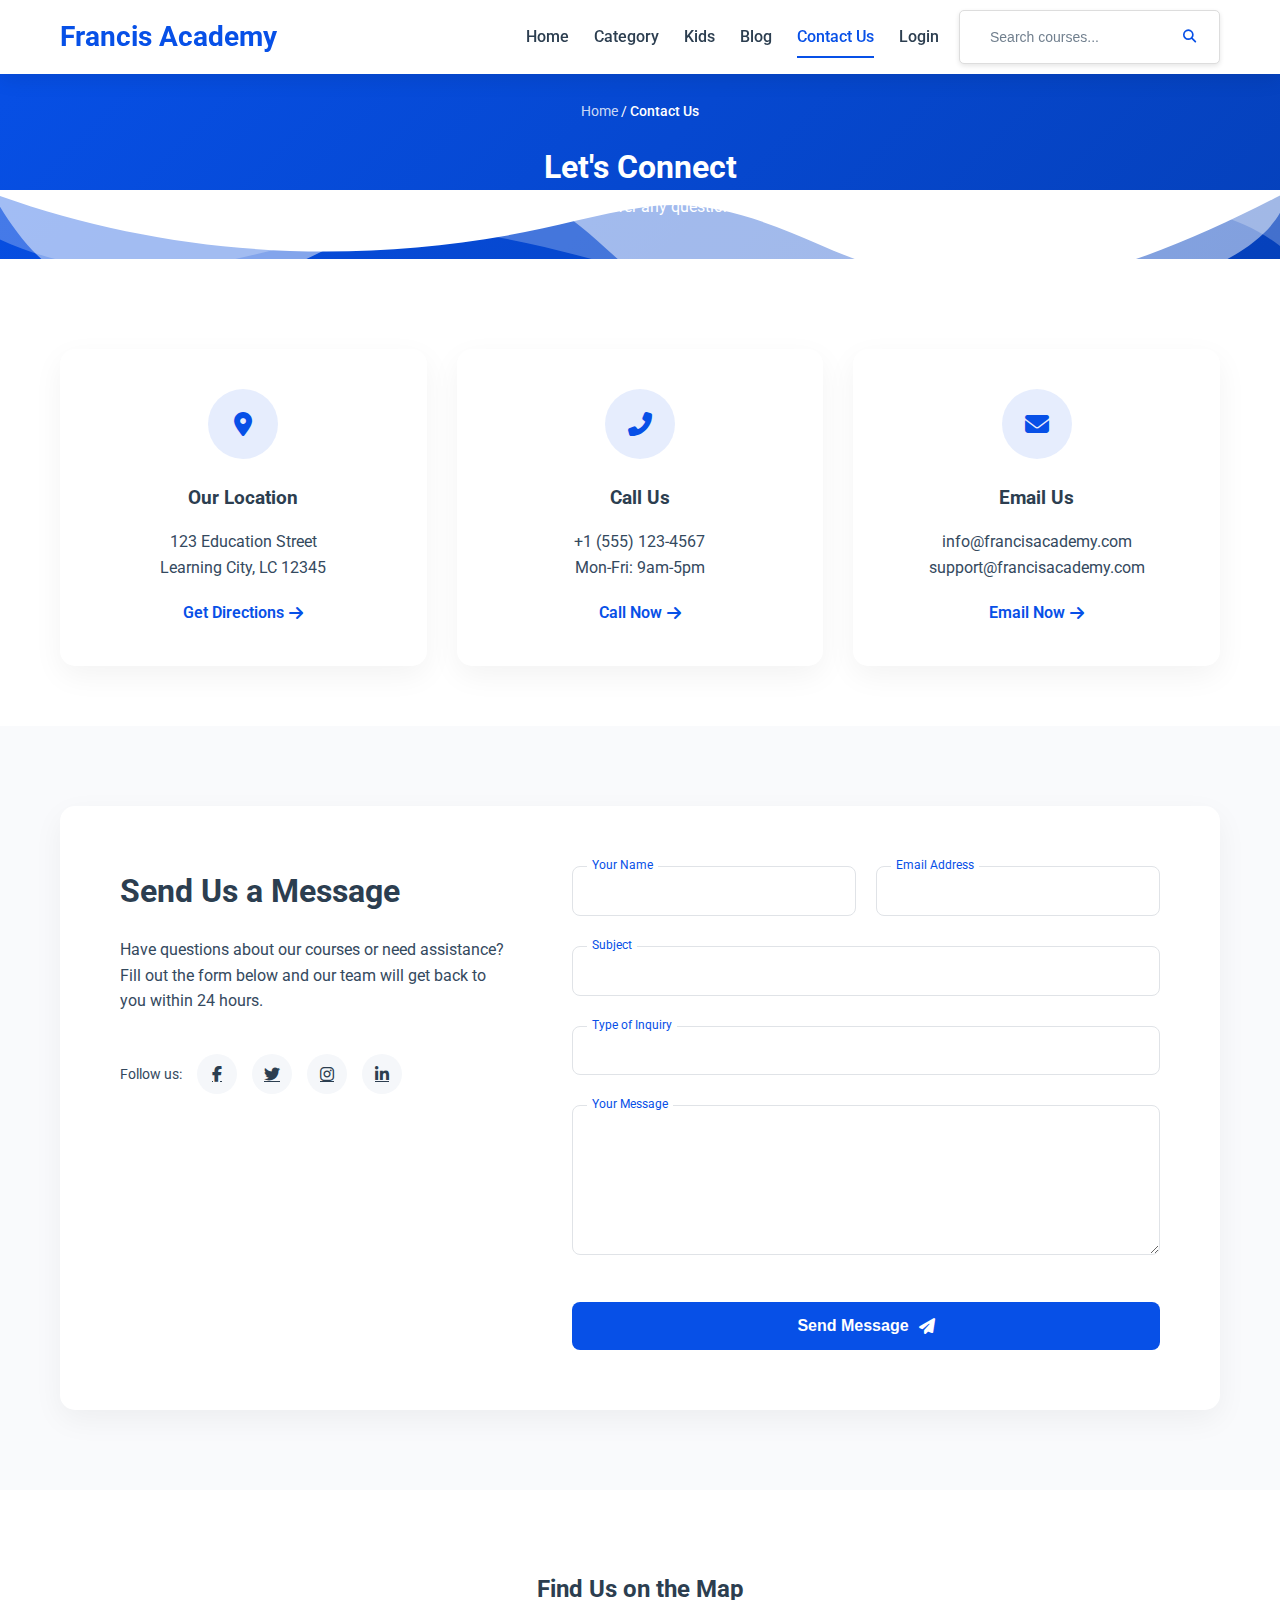
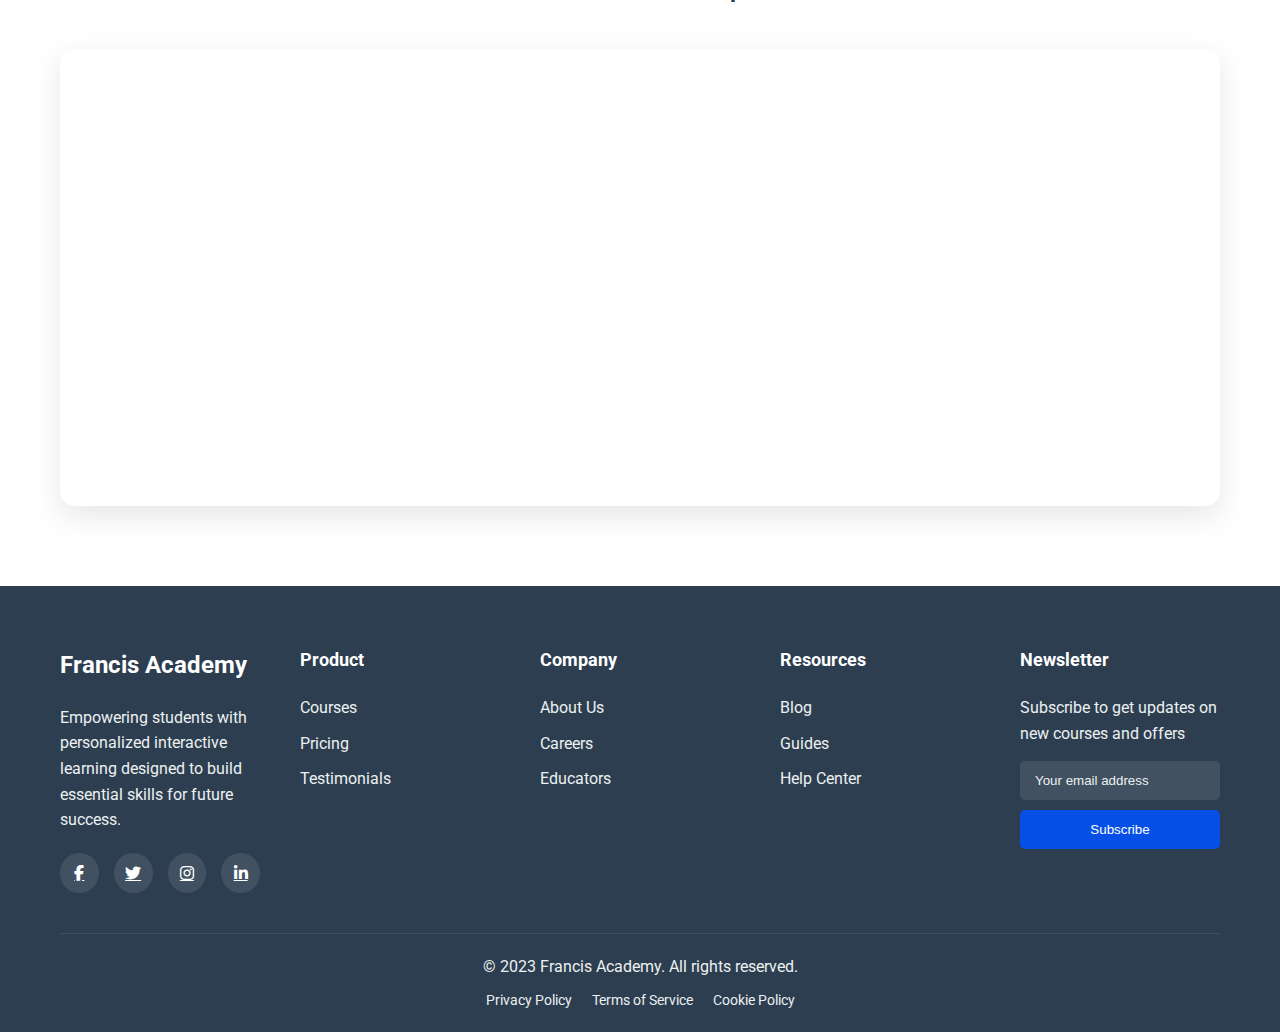
<file: contactus.html>
<!DOCTYPE html>
<html lang="en">
<head>
    <meta charset="UTF-8">
    <meta name="viewport" content="width=device-width, initial-scale=1.0">
    <title>Francis Academy - Online Learning Platform</title>
    <link rel="preconnect" href="https://fonts.googleapis.com">
    <link rel="stylesheet" href="https://cdn.jsdelivr.net/npm/bootstrap-icons@1.11.3/font/bootstrap-icons.min.css">
    <link rel="preconnect" href="https://fonts.gstatic.com" crossorigin>
    <link href="https://fonts.googleapis.com/css2?family=Roboto:ital,wght@0,100;0,300;0,400;0,500;0,700;0,900;1,100;1,300;1,400;1,500;1,700;1,900&display=swap" rel="stylesheet">
    <link rel="stylesheet" href="https://cdnjs.cloudflare.com/ajax/libs/font-awesome/6.4.0/css/all.min.css">
    <link rel="stylesheet" href="https://unpkg.com/swiper@8/swiper-bundle.min.css" />
    <link rel="stylesheet" href="style.css">
    <link rel="stylesheet" href="https://unpkg.com/swiper/swiper-bundle.min.css" />

</head>
<body>
    <!-- Header Section -->
    <header class="header">
        <div class="container">
            <div class="header-content">
                <div class="logo">Francis Academy</div>
                
                <nav class="navbar">
                    <div class="nav-links" id="navLinks">
                        <a href="index.html" class="nav-item">Home</a>
                        <a href="category.html" class="nav-item" >Category</a>
                        <a href="Kids.html" class="nav-item">Kids</a>
                        <a href="blog.html" class="nav-item">Blog</a>
                        <a href="contactus.html" class="nav-item active">Contact Us</a>
                        <a href="login.html" class="nav-item">Login</a>
                    </div>
                    <div class="search-box">
                        <div class="search-container">
                            <input type="text" placeholder="Search courses..." class="search-input">
                            <button class="search-button">
                                <i class="fas fa-search"></i>
                            </button>
                        </div>
                    </div>
                    <div class="mobile-menu" onclick="toggleMenu()">
                        <i class="fas fa-bars"></i>
                    </div>
                </nav>
            </div>
        </div>
    </header>
    <section class="contact-hero">
        <div class="container">
            <div class="breadcrumbs">
                <a href="index.html">Home</a> / <span>Contact Us</span>
            </div>
            <h1>Let's Connect</h1>
            <p>We're here to help and answer any questions you might have</p>
        </div>
        <div class="hero-wave">
            <svg viewBox="0 0 1200 120" preserveAspectRatio="none">
                <path d="M0,0V46.29c47.79,22.2,103.59,32.17,158,28,70.36-5.37,136.33-33.31,206.8-37.5C438.64,32.43,512.34,53.67,583,72.05c69.27,18,138.3,24.88,209.4,13.08,36.15-6,69.85-17.84,104.45-29.34C989.49,25,1113-14.29,1200,52.47V0Z" opacity=".25" fill="currentColor"></path>
                <path d="M0,0V15.81C13,36.92,27.64,56.86,47.69,72.05,99.41,111.27,165,111,224.58,91.58c31.15-10.15,60.09-26.07,89.67-39.8,40.92-19,84.73-46,130.83-49.67,36.26-2.85,70.9,9.42,98.6,31.56,31.77,25.39,62.32,62,103.63,73,40.44,10.79,81.35-6.69,119.13-24.28s75.16-39,116.92-43.05c59.73-5.85,113.28,22.88,168.9,38.84,30.2,8.66,59,6.17,87.09-7.5,22.43-10.89,48-26.93,60.65-49.24V0Z" opacity=".5" fill="currentColor"></path>
                <path d="M0,0V5.63C149.93,59,314.09,71.32,475.83,42.57c43-7.64,84.23-20.12,127.61-26.46,59-8.63,112.48,12.24,165.56,35.4C827.93,77.22,886,95.24,951.2,90c86.53-7,172.46-45.71,248.8-84.81V0Z" fill="currentColor"></path>
            </svg>
        </div>
    </section>

    <!-- Contact Cards -->
    <section class="contact-cards">
        <div class="container">
            <div class="contact-grid">
                <div class="contact-card">
                    <div class="contact-icon">
                        <i class="fas fa-map-marker-alt"></i>
                    </div>
                    <h3>Our Location</h3>
                    <p>123 Education Street<br>Learning City, LC 12345</p>
                    <a href="#" class="contact-link">Get Directions <i class="fas fa-arrow-right"></i></a>
                </div>
                
                <div class="contact-card">
                    <div class="contact-icon">
                        <i class="fas fa-phone-alt"></i>
                    </div>
                    <h3>Call Us</h3>
                    <p>+1 (555) 123-4567<br>Mon-Fri: 9am-5pm</p>
                    <a href="tel:+15551234567" class="contact-link">Call Now <i class="fas fa-arrow-right"></i></a>
                </div>
                
                <div class="contact-card">
                    <div class="contact-icon">
                        <i class="fas fa-envelope"></i>
                    </div>
                    <h3>Email Us</h3>
                    <p>info@francisacademy.com<br>support@francisacademy.com</p>
                    <a href="mailto:info@francisacademy.com" class="contact-link">Email Now <i class="fas fa-arrow-right"></i></a>
                </div>
            </div>
        </div>
    </section>

    <!-- Contact Form Section -->
    <section class="contact-form-section">
        <div class="container">
            <div class="form-container">
                <div class="form-intro">
                    <h2>Send Us a Message</h2>
                    <p>Have questions about our courses or need assistance? Fill out the form below and our team will get back to you within 24 hours.</p>
                    <div class="form-social">
                        <span>Follow us:</span>
                        <a href="#"><i class="fab fa-facebook-f"></i></a>
                        <a href="#"><i class="fab fa-twitter"></i></a>
                        <a href="#"><i class="fab fa-instagram"></i></a>
                        <a href="#"><i class="fab fa-linkedin-in"></i></a>
                    </div>
                </div>
                
                <form class="modern-form">
                    <div class="form-group dual-inputs">
                        <div class="input-group">
                            <input type="text" id="name" required>
                            <label for="name">Your Name</label>
                        </div>
                        <div class="input-group">
                            <input type="email" id="email" required>
                            <label for="email">Email Address</label>
                        </div>
                    </div>
                    
                    <div class="form-group">
                        <div class="input-group">
                            <input type="text" id="subject" required>
                            <label for="subject">Subject</label>
                        </div>
                    </div>
                    
                    <div class="form-group">
                        <div class="input-group">
                            <select id="inquiry" required>
                                <option value="" disabled selected></option>
                                <option value="general">General Inquiry</option>
                                <option value="courses">Course Information</option>
                                <option value="technical">Technical Support</option>
                                <option value="feedback">Feedback</option>
                            </select>
                            <label for="inquiry">Type of Inquiry</label>
                        </div>
                    </div>
                    
                    <div class="form-group">
                        <div class="input-group">
                            <textarea id="message" rows="5" required></textarea>
                            <label for="message">Your Message</label>
                        </div>
                    </div>
                    
                    <button type="submit" class="submit-btn">
                        <span>Send Message</span>
                        <i class="fas fa-paper-plane"></i>
                    </button>
                </form>
            </div>
        </div>
    </section>

    <!-- Map Section -->
    <section class="map-section">
        <div class="container">
            <h2>Find Us on the Map</h2>
            <div class="map-container">
                <iframe src="https://www.google.com/maps/embed?pb=!1m18!1m12!1m3!1d3022.215209179535!2d-73.9878449241646!3d40.74844097138989!2m3!1f0!2f0!3f0!3m2!1i1024!2i768!4f13.1!3m3!1m2!1s0x0%3A0x0!2zNDDCsDQ0JzU0LjQiTiA3M8KwNTknMTMuNiJX!5e0!3m2!1sen!2sus!4v1623256789014!5m2!1sen!2sus" 
                        width="100%" height="450" style="border:0;" allowfullscreen="" loading="lazy"></iframe>
            </div>
        </div>
    </section>

    <footer class="footer">
        <div class="container">
            <div class="footer-content">
                <div class="footer-about">
                    <h3>Francis Academy</h3>
                    <p>Empowering students with personalized interactive learning designed to build essential skills for future success.</p>
                    <div class="social-links">
                        <a href="#"><i class="fab fa-facebook-f"></i></a>
                        <a href="#"><i class="fab fa-twitter"></i></a>
                        <a href="#"><i class="fab fa-instagram"></i></a>
                        <a href="#"><i class="fab fa-linkedin-in"></i></a>
                    </div>
                </div>
                <div class="footer-links">
                    <h4>Product</h4>
                    <ul>
                        <li><a href="#">Courses</a></li>
                        <li><a href="#">Pricing</a></li>
                        <li><a href="#">Testimonials</a></li>
                    </ul>
                </div>
                <div class="footer-links">
                    <h4>Company</h4>
                    <ul>
                        <li><a href="#">About Us</a></li>
                        <li><a href="#">Careers</a></li>
                        <li><a href="#">Educators</a></li>
                    </ul>
                </div>
                <div class="footer-links">
                    <h4>Resources</h4>
                    <ul>
                        <li><a href="#">Blog</a></li>
                        <li><a href="#">Guides</a></li>
                        <li><a href="#">Help Center</a></li>
                    </ul>
                </div>
                <div class="footer-newsletter">
                    <h4>Newsletter</h4>
                    <p>Subscribe to get updates on new courses and offers</p>
                    <form>
                        <input type="email" placeholder="Your email address">
                        <button type="submit">Subscribe</button>
                    </form>
                </div>
            </div>
            <div class="footer-bottom">
                <p>&copy; 2023 Francis Academy. All rights reserved.</p>
                <div class="legal-links">
                    <a href="#">Privacy Policy</a>
                    <a href="#">Terms of Service</a>
                    <a href="#">Cookie Policy</a>
                </div>
            </div>
        </div>
    </footer>
    <script src="https://unpkg.com/swiper@8/swiper-bundle.min.js"></script>
    <script src="script2.js"></script>
</body>
</html>
</file>
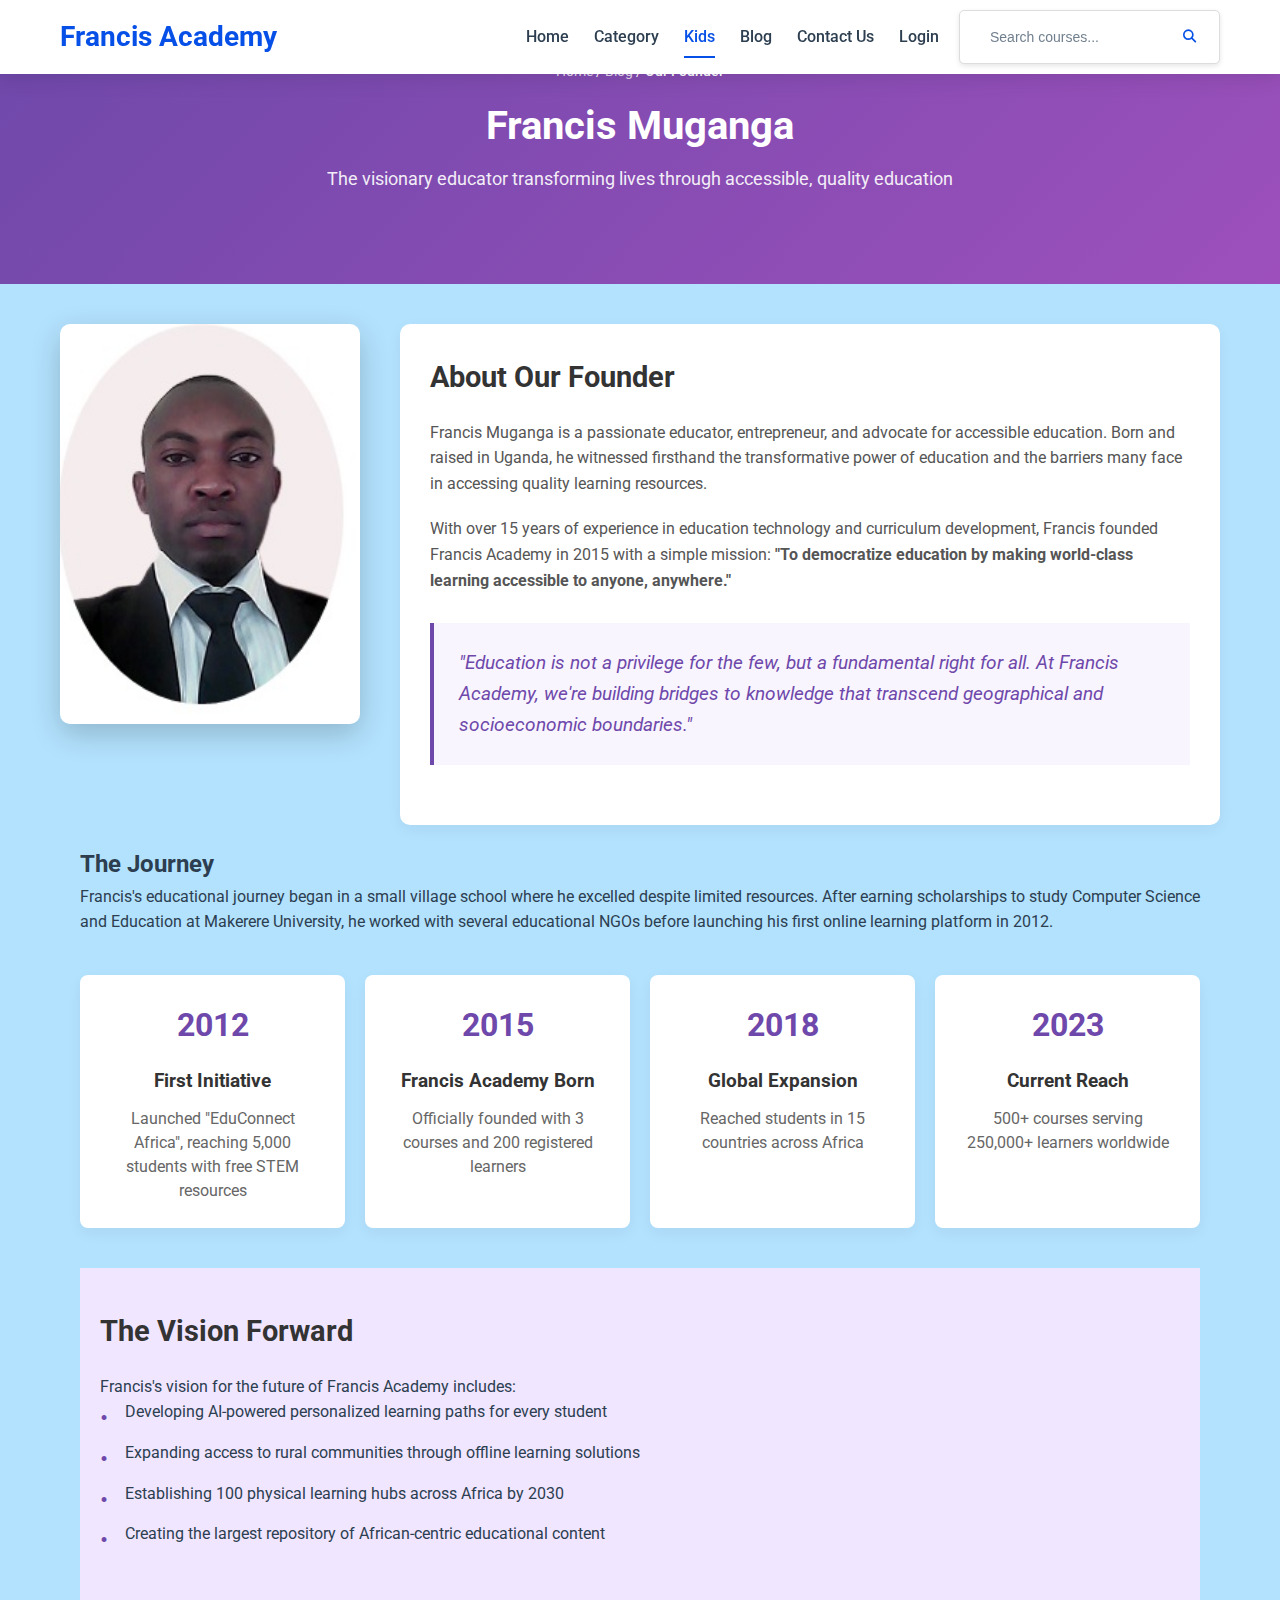
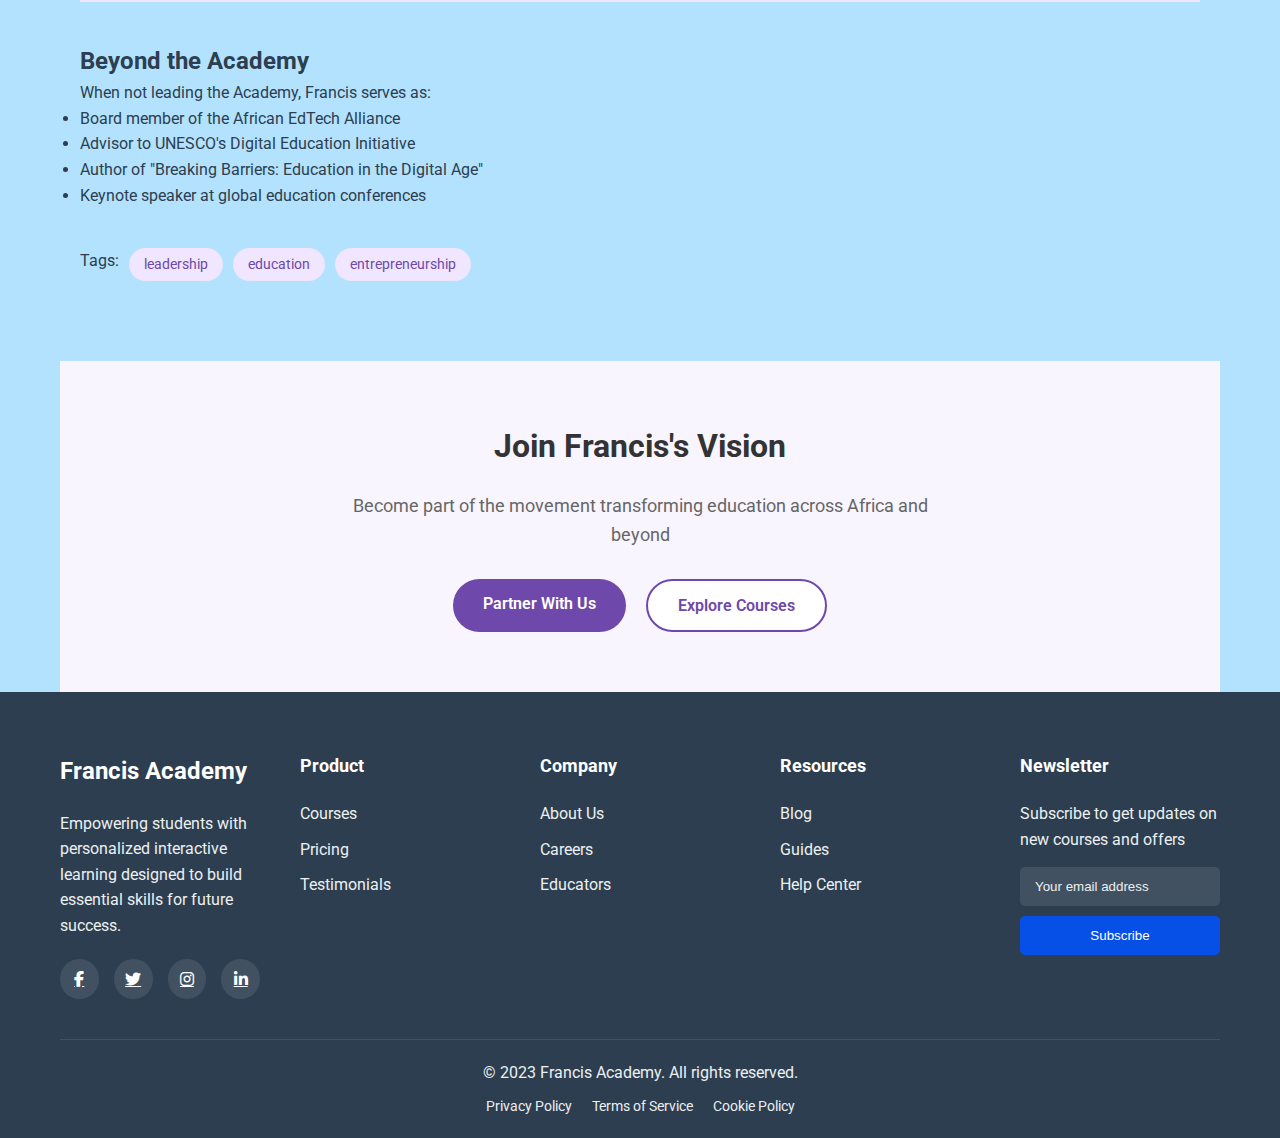
<file: founder.html>
<!DOCTYPE html>
<html lang="en">
<head>
    <meta charset="UTF-8">
    <meta name="viewport" content="width=device-width, initial-scale=1.0">
    <title>Meet Our Founder: Francis Muganga's Vision for Education | Francis Academy</title>
    <link rel="preconnect" href="https://fonts.googleapis.com">
    <link rel="stylesheet" href="https://cdn.jsdelivr.net/npm/bootstrap-icons@1.11.3/font/bootstrap-icons.min.css">
    <link rel="preconnect" href="https://fonts.gstatic.com" crossorigin>
    <link href="https://fonts.googleapis.com/css2?family=Roboto:ital,wght@0,100;0,300;0,400;0,500;0,700;0,900;1,100;1,300;1,400;1,500;1,700;1,900&display=swap" rel="stylesheet">
    <link rel="stylesheet" href="https://cdnjs.cloudflare.com/ajax/libs/font-awesome/6.4.0/css/all.min.css">
    <link rel="stylesheet" href="style.css">
    <link rel="stylesheet" href="founder.css">
</head>
<body>
    <!-- Header Section -->
    <header class="header">
        <div class="container">
            <div class="header-content">
                <div class="logo">Francis Academy</div>
                
                <nav class="navbar">
                    <div class="nav-links" id="navLinks">
                        <a href="index.html" class="nav-item">Home</a>
                        <a href="category.html" class="nav-item" >Category</a>
                        <a href="Kids.html" class="nav-item active">Kids</a>
                        <a href="blog.html" class="nav-item">Blog</a>
                        <a href="contactus.html" class="nav-item">Contact Us</a>
                        <a href="login.html" class="nav-item">Login</a>
                    </div>
                    <div class="search-box">
                        <div class="search-container">
                            <input type="text" placeholder="Search courses..." class="search-input">
                            <button class="search-button">
                                <i class="fas fa-search"></i>
                            </button>
                        </div>
                    </div>
                    <div class="mobile-menu" onclick="toggleMenu()">
                        <i class="fas fa-bars"></i>
                    </div>
                </nav>
            </div>
        </div>
    </header>

    <!-- Founder Hero Section -->
    <section class="founder-hero">
        <div class="container">
            <div class="breadcrumbs">
                <a href="index.html">Home</a> / 
                <a href="blog.html">Blog</a> / 
                <span>Our Founder</span>
            </div>
            <h1 class="founder-title">Francis Muganga</h1>
            <p class="founder-subtitle">The visionary educator transforming lives through accessible, quality education</p>
        </div>
    </section>

    <!-- Founder Content -->
    <section class="post-main">
        <div class="container">
            <div class="post-container">
                <article class="full-post">
                    <div class="founder-profile">
                        <img src="images/me-icon.jpg" alt="Francis Muganga" class="founder-image">
                        <div class="founder-bio">
                            <h2>About Our Founder</h2>
                            <p>Francis Muganga is a passionate educator, entrepreneur, and advocate for accessible education. Born and raised in Uganda, he witnessed firsthand the transformative power of education and the barriers many face in accessing quality learning resources.</p>
                            
                            <p>With over 15 years of experience in education technology and curriculum development, Francis founded Francis Academy in 2015 with a simple mission: <strong>"To democratize education by making world-class learning accessible to anyone, anywhere."</strong></p>
                            
                            <div class="founder-quote">
                                "Education is not a privilege for the few, but a fundamental right for all. At Francis Academy, we're building bridges to knowledge that transcend geographical and socioeconomic boundaries."
                            </div>
                        </div>
                    </div>

                    <div class="post-content">
                        <h2>The Journey</h2>
                        <p>Francis's educational journey began in a small village school where he excelled despite limited resources. After earning scholarships to study Computer Science and Education at Makerere University, he worked with several educational NGOs before launching his first online learning platform in 2012.</p>
                        
                        <div class="milestones">
                            <div class="milestone-card">
                                <div class="milestone-year">2012</div>
                                <h3>First Initiative</h3>
                                <p>Launched "EduConnect Africa", reaching 5,000 students with free STEM resources</p>
                            </div>
                            <div class="milestone-card">
                                <div class="milestone-year">2015</div>
                                <h3>Francis Academy Born</h3>
                                <p>Officially founded with 3 courses and 200 registered learners</p>
                            </div>
                            <div class="milestone-card">
                                <div class="milestone-year">2018</div>
                                <h3>Global Expansion</h3>
                                <p>Reached students in 15 countries across Africa</p>
                            </div>
                            <div class="milestone-card">
                                <div class="milestone-year">2023</div>
                                <h3>Current Reach</h3>
                                <p>500+ courses serving 250,000+ learners worldwide</p>
                            </div>
                        </div>

                        <div class="vision-section">
                            <div class="container">
                                <h2>The Vision Forward</h2>
                                <p>Francis's vision for the future of Francis Academy includes:</p>
                                <ul>
                                    <li>Developing AI-powered personalized learning paths for every student</li>
                                    <li>Expanding access to rural communities through offline learning solutions</li>
                                    <li>Establishing 100 physical learning hubs across Africa by 2030</li>
                                    <li>Creating the largest repository of African-centric educational content</li>
                                </ul>
                            </div>
                        </div>

                        <h2>Beyond the Academy</h2>
                        <p>When not leading the Academy, Francis serves as:</p>
                        <ul>
                            <li>Board member of the African EdTech Alliance</li>
                            <li>Advisor to UNESCO's Digital Education Initiative</li>
                            <li>Author of "Breaking Barriers: Education in the Digital Age"</li>
                            <li>Keynote speaker at global education conferences</li>
                        </ul>
                        
                        <div class="post-tags">
                            <span>Tags:</span>
                            <a href="#" class="tag">leadership</a>
                            <a href="#" class="tag">education</a>
                            <a href="#" class="tag">entrepreneurship</a>
                        </div>
                    </div>
                </article>

                <!-- Call-to-Action -->
                <section class="cta-section">
                    <div class="container">
                        <h2>Join Francis's Vision</h2>
                        <p>Become part of the movement transforming education across Africa and beyond</p>
                        <div class="cta-buttons">
                            <a href="contactus.html" class="cta-button primary">Partner With Us</a>
                            <a href="category.html" class="cta-button secondary">Explore Courses</a>
                        </div>
                    </div>
                </section>
            </div>
        </div>
    </section>

    <!-- Footer -->
    <footer class="footer">
        <div class="container">
            <div class="footer-content">
                <div class="footer-about">
                    <h3>Francis Academy</h3>
                    <p>Empowering students with personalized interactive learning designed to build essential skills for future success.</p>
                    <div class="social-links">
                        <a href="#"><i class="fab fa-facebook-f"></i></a>
                        <a href="#"><i class="fab fa-twitter"></i></a>
                        <a href="#"><i class="fab fa-instagram"></i></a>
                        <a href="#"><i class="fab fa-linkedin-in"></i></a>
                    </div>
                </div>
                <div class="footer-links">
                    <h4>Product</h4>
                    <ul>
                        <li><a href="#">Courses</a></li>
                        <li><a href="#">Pricing</a></li>
                        <li><a href="#">Testimonials</a></li>
                    </ul>
                </div>
                <div class="footer-links">
                    <h4>Company</h4>
                    <ul>
                        <li><a href="#">About Us</a></li>
                        <li><a href="#">Careers</a></li>
                        <li><a href="#">Educators</a></li>
                    </ul>
                </div>
                <div class="footer-links">
                    <h4>Resources</h4>
                    <ul>
                        <li><a href="#">Blog</a></li>
                        <li><a href="#">Guides</a></li>
                        <li><a href="#">Help Center</a></li>
                    </ul>
                </div>
                <div class="footer-newsletter">
                    <h4>Newsletter</h4>
                    <p>Subscribe to get updates on new courses and offers</p>
                    <form>
                        <input type="email" placeholder="Your email address">
                        <button type="submit">Subscribe</button>
                    </form>
                </div>
            </div>
            <div class="footer-bottom">
                <p>&copy; 2023 Francis Academy. All rights reserved.</p>
                <div class="legal-links">
                    <a href="#">Privacy Policy</a>
                    <a href="#">Terms of Service</a>
                    <a href="#">Cookie Policy</a>
                </div>
            </div>
        </div>
    </footer>

    <script src="https://unpkg.com/swiper@8/swiper-bundle.min.js"></script>
    <script src="script2.js"></script>
    
</body>
</html>
</file>
<file: style.css>
:root {
    --primary: #0750E7;
    --primary-dark: #0540b9;
    --secondary: #E9CE18;
    --accent: #E67E22;
    --success: #27AE60;
    --light-bg: #B3E2FE;
    --text-dark: #2C3E50;
    --text-medium: #34495e;
    --text-light: #7f8c8d;
    --white: #ffffff;
    --gray-light: #ecf0f1;
    --shadow: 0 4px 20px rgba(0, 0, 0, 0.1);
    --transition: all 0.3s ease;
}

* {
    margin: 0;
    padding: 0;
    box-sizing: border-box;
}

body {
    font-family: "Roboto", sans-serif;
    background-color: var(--light-bg);
    color: var(--text-dark);
    line-height: 1.6;
}

.container {
    width: 100%;
    max-width: 1200px;
    margin: 0 auto;
    padding: 0 20px;
}

/* Header Styles */
.header {
    background-color: var(--white);
    box-shadow: var(--shadow);
    position: fixed;
    width: 100%;
    top: 0;
    z-index: 1000;
}

.header-content {
    display: flex;
    justify-content: space-between;
    align-items: center;
    padding: 10px 0;
}

.logo {
    color: var(--primary);
    font-size: 28px;
    font-weight: 700;
    text-decoration: none;
}

.navbar {
    display: flex;
    align-items: center;
}

.nav-links {
    display: flex;
    gap: 25px;
}

.nav-item {
    color: var(--text-dark);
    text-decoration: none;
    font-weight: 500;
    transition: var(--transition);
    padding: 8px 0;
    position: relative;
}

.nav-item:hover, .nav-item.active {
    color: var(--primary);
}

.nav-item.active::after {
    content: '';
    position: absolute;
    bottom: 0;
    left: 0;
    width: 100%;
    height: 2px;
    background-color: var(--primary);
}

/* Search Box Styles */
.search-box {
    position: relative;
    margin-left: 20px;
    margin-left: 10px;
}

.search-container {
    position: relative;
    display: flex;
    align-items: center;
    background: var(--white);
    border-radius: 50px;
    padding: 8px 15px;
    box-shadow: 0 2px 10px rgba(0, 0, 0, 0.05);
    transition: all 0.3s ease;
    border: 1px solid rgba(0, 0, 0, 0.1);
}

.search-container:hover {
    box-shadow: 0 4px 15px rgba(0, 0, 0, 0.1);
    border-color: var(--primary);
}

.search-container.focused {
    box-shadow: 0 4px 15px rgba(0, 0, 0, 0.1);
    border-color: var(--primary);
}

.search-input {
    border: none;
    outline: none;
    background: transparent;
    padding: 8px 15px;
    width: 200px;
    font-size: 14px;
    color: var(--text-dark);
    transition: all 0.3s ease;
}

.search-input::placeholder {
    color: var(--text-medium);
    opacity: 0.7;
}


/* Add these styles to your CSS file */
.search-box {
    position: relative;
    margin-left: 20px;
  }
  
  .search-container {
    position: relative;
    display: flex;
    align-items: center;
    background: var(--white);
    border-radius: 5px;
    overflow: hidden;
    box-shadow: 0 2px 5px rgba(0,0,0,0.1);
    border: 1px solid #ddd;
    transition: all 0.3s ease;
  }
  
  .search-container:hover {
    box-shadow: 0 2px 8px rgba(0,0,0,0.15);
  }
  
  .search-input {
    border: none;
    outline: none;
    padding: 10px 15px;
    width: 200px;
    font-size: 14px;
    color: var(--text-dark);
  }
  
  .search-button {
    background: #f8f9fa;
    border: none;
    padding: 10px 15px;
    color: #555;
    cursor: pointer;
    transition: all 0.3s ease;
  }
  
  .search-button:hover {
    background: #e9ecef;
    color: var(--primary);
  }
  
  .search-dropdown {
    position: relative;
  }
  
  .search-dropdown-toggle {
    background: #f8f9fa;
    border: none;
    border-left: 1px solid #ddd;
    padding: 10px 15px;
    cursor: pointer;
    display: flex;
    align-items: center;
    gap: 5px;
    font-size: 14px;
    color: #555;
  }
  
  .search-dropdown-toggle:hover {
    background: #e9ecef;
  }
  
  .search-dropdown-menu {
    position: absolute;
    right: 0;
    top: 100%;
    background: white;
    min-width: 120px;
    box-shadow: 0 2px 5px rgba(0,0,0,0.2);
    border-radius: 5px;
    display: none;
    z-index: 1000;
  }
  
  .search-dropdown-menu a {
    display: block;
    padding: 8px 15px;
    color: #333;
    text-decoration: none;
    font-size: 14px;
  }
  
  .search-dropdown-menu a:hover {
    background: #f8f9fa;
    color: var(--primary);
  }
  
  .search-dropdown:hover .search-dropdown-menu {
    display: block;
  }
  
  /* Mobile responsive styles */
  @media (max-width: 768px) {
    .search-box {
      /* margin: 15px 0;
      width: 100%; */
      top: 0
    }
    
    .search-container {
      width: 100%;
    }
    
    .search-input {
      width: 100%;
    }
    
    .search-dropdown-menu {
      right: auto;
      left: 0;
    }
  }

.search-button {
    background: transparent;
    border: none;
    cursor: pointer;
    padding: 8px;
    color: var(--primary);
    transition: all 0.3s ease;
    display: flex;
    align-items: center;
    justify-content: center;
}

.search-button:hover {
    color: var(--primary-dark);
    transform: scale(1.1);
}

@media (max-width: 768px) {
    .search-box {
      position: absolute;
      top: 100%;
      left: 0;
      width: 100%;
      padding: 15px;
      background: white;
      box-shadow: 0 5px 10px rgba(0, 0, 0, 0.1);
      display: none;
      z-index: 1000;
    }
    
    .search-box.active {
      display: block;
    }
    
    .search-container {
      width: 100%;
      max-width: none;
    }
    
    .mobile-search {
      display: block;
      font-size: 20px;
      cursor: pointer;
      color: var(--text-dark);
      padding: 10px;
      margin-left: 10px;
    }
  }


  /* Hide hamburger menu on large screens */
@media (min-width: 769px) {
    .mobile-menu {
      display: none !important;
    }
    
    .nav-links {
      display: flex !important;
    }
  }
  
  /* Fix Hero Slider Controls */
  .swiper-controls {
    position: absolute;
    bottom: 40px;
    left: 0;
    width: 100%;
    display: flex;
    justify-content: center;
    align-items: center;
    gap: 30px;
    z-index: 10;
  }
  
  .swiper-button-prev,
  .swiper-button-next {
    position: relative;
    width: 50px;
    height: 50px;
    background: var(--primary);
    color: white;
    border-radius: 50%;
    display: flex;
    align-items: center;
    justify-content: center;
    cursor: pointer;
    transition: all 0.3s ease;
    margin: 0;
  }
  
  .swiper-button-prev:hover,
  .swiper-button-next:hover {
    background: var(--primary-dark);
    transform: scale(1.1);
  }
  
  .swiper-pagination {
    position: relative !important;
    display: flex;
    gap: 10px;
    margin: 0 15px;
  }
  
  .swiper-pagination-bullet {
    width: 12px;
    height: 12px;
    background: rgba(255, 255, 255, 0.5);
    opacity: 1;
    transition: all 0.3s ease;
  }
  
  .swiper-pagination-bullet-active {
    background: white;
    transform: scale(1.2);
  }

@media (max-width: 768px) {
    /* Update the mobile menu styles */
    .mobile-menu {
        display: block;
        font-size: 24px;
        cursor: pointer;
        color: var(--text-dark);
        z-index: 1001; /* Ensure it's above other elements */
    }

    /* Update the nav-links positioning */
    .nav-links {
        position: fixed;
        top: 70px;
        left: -100%;
        width: 100%;
        background: var(--white);
        flex-direction: column;
        padding: 20px 0;
        transition: 0.3s ease;
        z-index: 1000;
        box-shadow: 0 10px 20px rgba(0, 0, 0, 0.1);
    }

    .nav-links.active {
        left: 0;
    }

    .nav-links .nav-item {
        margin: 15px 20px;
        font-size: 18px;
        padding: 10px;
    }

    /* Style the search box for mobile */
    .search-box {
        position: static; /* Remove absolute positioning */
        width: 100%;
        max-width: none;
        margin: 10px 20px 0;
        padding: 0;
        display: none; /* Initially hidden */
    }

    .search-box.active {
        display: block;
        animation: none; /* Remove any animations if present */
    }

    .search-container {
        width: 100%;
        border-radius: 8px;
        margin: 0;
    }

    .search-input {
        width: 100%;
        padding: 12px 15px;
    }

    /* Add a separate search icon for mobile */
    .mobile-search {
        display: block;
        font-size: 20px;
        cursor: pointer;
        color: var(--text-dark);
        padding: 10px;
        margin-left: 10px;
    }

    /* Hide the desktop search button */
    .search-button {
        display: none;
    }
}

@media (max-width: 480px) {
    .search-box {
        margin: 10px 15px 0;
    }
    
    .header-content {
        padding: 10px 0;
    }
    
    .logo {
        font-size: 24px !important; /* Override any important declarations */
        background-color: transparent !important;
    }
}

/* Update your hero slider controls styles */
/* Hero Slider Controls */


.swiper-pagination {
    position: relative !important;
    bottom: auto !important;
    display: flex;
    gap: 15px;
}
.swiper-controls{
    margin-top:-20px;
    margin-bottom: 20px;
    display: flex;
    justify-self: center;
}
.swiper-pagination-bullet {
    width: 40px;
    height: 40px;
    background: transparent;
    border: 2px solid rgba(255, 255, 255, 0.3);
    color: white;
    opacity: 1;
    display: flex;
    align-items: center;
    justify-content: center;
    font-weight: 600;
    font-size: 1rem;
    transition: all 0.3s ease;
    border-radius: 50%;
}

.swiper-pagination-bullet-active {
    background: var(--primary);
    color: white;
    border-color: var(--primary);
    transform: scale(1.1);
}

.swiper-button-prev,
.swiper-button-next {
    position: relative;
    width: 50px;
    height: 50px;
    background: rgba(255, 255, 255, 0.2);
    backdrop-filter: blur(5px);
    border-radius: 50%;
    box-shadow: 0 5px 15px rgba(0, 0, 0, 0.1);
    margin-top: 0;
    display: flex;
    align-items: center;
    justify-content: center;
    cursor: pointer;
    transition: all 0.3s ease;
    border: 1px solid rgba(255, 255, 255, 0.1);
    color: white;
}

.swiper-button-prev:hover,
.swiper-button-next:hover {
    background: var(--primary);
    transform: translateY(-3px) scale(1.05);
    box-shadow: 0 8px 20px rgba(0, 0, 0, 0.15);
}
/* Hero Slider Controls - More Visible Version */
.swiper-pagination {
    position: relative !important;
    display: flex;
    gap: 10px;
    margin: 0 15px;
}

.swiper-pagination-bullet {
    width: 12px;
    height: 12px;
    background: rgba(0, 0, 0, 0.2);
    opacity: 1;
    transition: all 0.3s ease;
}

.swiper-pagination-bullet-active {
    background: var(--primary);
    transform: scale(1.2);
}

.swiper-button-prev,
.swiper-button-next {
    position: relative;
    width: 40px;
    height: 40px;
    background: var(--primary);
    color: white;
    border-radius: 50%;
    display: flex;
    align-items: center;
    justify-content: center;
    cursor: pointer;
    transition: all 0.3s ease;
    margin: 0;
}

.swiper-button-prev:hover,
.swiper-button-next:hover {
    background: var(--primary-dark);
    transform: scale(1.1);
}

/* Make sure content doesn't overlap controls */
.hero {
    padding-bottom: 80px;
}

/* Adjust hero content to account for fixed controls */
.hero-content {
    padding-bottom: 100px;
}
  /* Adjust hero content to account for fixed controls */
  .hero-content {
    padding-bottom: 100px; /* Add space for fixed controls */
  }
/* Hero Section */
.hero {
    padding: 150px 0 80px;
    background: linear-gradient(135deg, var(--light-bg) 0%, var(--white) 100%);
}

.hero-content {
    display: flex;
    align-items: center;
    gap: 50px;
}

.hero-text {
    flex: 1;
}

.hero-image {
    flex: 1;
    text-align: center;
}

.hero-image img {
    max-width: 100%;
    height: auto;
    animation: float 3s ease-in-out infinite;
}

.hero h1 {
    font-size: 48px;
    font-weight: 700;
    margin-bottom: 20px;
    color: var(--text-dark);
}

.hero p {
    font-size: 18px;
    color: var(--text-medium);
    margin-bottom: 30px;
    max-width: 500px;
}

.hero-buttons {
    display: flex;
    gap: 15px;
}

.btn {
    padding: 12px 30px;
    border-radius: 30px;
    font-weight: 500;
    cursor: pointer;
    transition: var(--transition);
    border: none;
    font-size: 16px;
}

.btn-primary {
    background-color: var(--primary);
    color: var(--white);
}

.btn-primary:hover {
    background-color: var(--primary-dark);
    transform: translateY(-3px);
    box-shadow: 0 10px 20px rgba(5, 80, 231, 0.2);
}

.btn-outline {
    background-color: transparent;
    color: var(--primary);
    border: 2px solid var(--primary);
}

.btn-outline:hover {
    background-color: var(--primary);
    color: var(--white);
    transform: translateY(-3px);
}
/* Hero Slider Styles */
/* Hero Slider Styles */
.hero-slider {
  position: relative;
  width: 100%;
  height: 100vh;
  min-height: 700px;
  overflow: hidden;
  background-color: #f8f9fa;
}

.hero {
  width: 100%;
  height: 100%;
  display: flex;
  align-items: center;
  padding: 80px 0;
}

.container {
  width: 100%;
  max-width: 1200px;
  margin: 0 auto;
  padding: 0 20px;
}

.hero-content {
  display: flex;
  align-items: center;
  gap: 60px;
  position: relative;
  z-index: 2;
}

.hero-text {
  flex: 1;
  max-width: 600px;
}

.hero-text h1 {
  font-size: 3.5rem;
  font-weight: 700;
  line-height: 1.2;
  margin-bottom: 1.5rem;
  color: #2C3E50;
  animation: fadeInUp 0.8s ease-out;
}

.hero-text p {
  font-size: 1.25rem;
  line-height: 1.6;
  color: #34495e;
  margin-bottom: 2rem;
  animation: fadeInUp 0.8s ease-out 0.2s both;
}

.hero-buttons {
  display: flex;
  gap: 15px;
  animation: fadeInUp 0.8s ease-out 0.4s both;
}

.btn-primary {
  background-color: var(--primary);
  color: white;
  border: none;
  padding: 12px 30px;
  border-radius: 30px;
  font-weight: 500;
  cursor: pointer;
  transition: all 0.3s ease;
}

.btn-primary:hover {
  background-color: var(--primary-dark);
  transform: translateY(-3px);
  box-shadow: 0 10px 20px rgba(5, 80, 231, 0.2);
}

.btn-outline {
  background-color: transparent;
  color: var(--primary);
  border: 2px solid var(--primary);
  padding: 10px 28px;
  border-radius: 30px;
  font-weight: 500;
  cursor: pointer;
  transition: all 0.3s ease;
}

.btn-outline:hover {
  background-color: var(--primary);
  color: white;
  transform: translateY(-3px);
}

.hero-image {
  flex: 1;
  position: relative;
  animation: fadeInRight 0.8s ease-out;
}

.hero-image img {
  width: 100%;
  max-width: 600px;
  border-radius: 20px;
  box-shadow: 0 25px 50px rgba(0, 0, 0, 0.1);
  transform: perspective(1000px) rotateY(-15deg);
  transition: transform 0.5s ease;
}

.swiper-slide-active .hero-image img {
  transform: perspective(1000px) rotateY(0deg);
}

/* Unique Slider Controls */
/* Enhanced Hero Slider Controls */
.swiper-controls {
  position: absolute;
  bottom: 60px;
  margin-top: -10px;
  left: 0;
  width: 100%;
  display: flex;
  justify-content: center;
  align-items: center;
  gap: 30px;
  z-index: 10;
}

.swiper-pagination {
  position: relative !important;
  bottom: auto !important;
  display: flex;
  gap: 15px;
  justify-content: center;
  justify-self: center;
}

.swiper-pagination-bullet {
  width: 50px;
  height: 50px;
  background: transparent;
  border: 2px solid rgba(255, 255, 255, 0.3);
  color: white;
  opacity: 1;
  display: flex;
  align-items: center;
  justify-content: center;
  font-weight: 600;
  font-size: 1rem;
  transition: all 0.3s ease;
  border-radius: 50%;
}

.swiper-pagination-bullet-active {
  background: var(--primary);
  color: white;
  border-color: var(--primary);
  transform: scale(1.1);
}

.swiper-button-prev,
.swiper-button-next {
  position: relative;
  width: 60px;
  height: 60px;
  background: rgba(255, 255, 255, 0.2);
  backdrop-filter: blur(10px);
  border-radius: 50%;
  box-shadow: 0 5px 15px rgba(0, 0, 0, 0.1);
  margin-top: 0;
  display: flex;
  align-items: center;
  justify-content: center;
  cursor: pointer;
  transition: all 0.3s ease;
  border: 1px solid rgba(255, 255, 255, 0.1);
}

.swiper-button-prev:hover,
.swiper-button-next:hover {
  background: rgba(255, 255, 255, 0.3);
  transform: translateY(-5px) scale(1.05);
  box-shadow: 0 10px 25px rgba(0, 0, 0, 0.15);
}

.swiper-button-prev svg,
.swiper-button-next svg {
  width: 24px;
  height: 24px;
  fill: white;
  transition: all 0.3s ease;
}

.swiper-button-prev:hover svg,
.swiper-button-next:hover svg {
  fill: var(--primary);
}

/* Decorative Elements */
.slider-decoration {
  position: absolute;
  top: 0;
  left: 0;
  width: 100%;
  height: 100%;
  overflow: hidden;
  z-index: 1;
}

.circle {
  position: absolute;
  border-radius: 50%;
  background: rgba(5, 80, 231, 0.05);
}

.circle-1 {
  width: 600px;
  height: 600px;
  top: -300px;
  right: -300px;
}

.circle-2 {
  width: 400px;
  height: 400px;
  bottom: -200px;
  left: -200px;
}

.shape-1 {
  position: absolute;
  width: 200px;
  height: 200px;
  background: rgba(233, 206, 24, 0.1);
  top: 50%;
  right: 10%;
  transform: rotate(45deg);
  border-radius: 30px;
}

/* Animations */
@keyframes fadeInUp {
  from {
      opacity: 0;
      transform: translateY(30px);
  }
  to {
      opacity: 1;
      transform: translateY(0);
  }
}

@keyframes fadeInRight {
  from {
      opacity: 0;
      transform: translateX(30px);
  }
  to {
      opacity: 1;
      transform: translateX(0);
  }
}

/* Responsive Adjustments */
@media (max-width: 992px) {
  .hero-content {
      flex-direction: column;
      text-align: center;
  }
  
  .hero-text {
      max-width: 100%;
  }
  
  .hero-buttons {
      justify-content: center;
  }
  
  .hero-image {
      margin-top: 40px;
  }
  
  .hero-text h1 {
      font-size: 2.5rem;
  }
}

@media (max-width: 768px) {
  .hero-slider {
      height: auto;
      min-height: auto;
      padding: 100px 0;
  }
  
  .hero-text h1 {
      font-size: 2rem;
  }
  
  .hero-text p {
      font-size: 1rem;
  }
  
  .swiper-controls {
      position: relative;
      bottom: auto;
      margin-top: 0;
  }
  
  .swiper-pagination-bullet {
      width: 40px;
      height: 40px;
      font-size: 0.9rem;
  }
  
  .swiper-button-prev,
  .swiper-button-next {
      width: 50px;
      height: 50px;
  }
}

@media (max-width: 576px) {
  .hero-buttons {
      flex-direction: column;
  }
  
  .hero-image img {
      max-width: 100%;
  }
}
/* Stats Section */
.stats {
    padding: 60px 0;
    background-color: var(--white);
    /* margin-top: -80px; */
}

.stats-content {
    display: flex;
    justify-content: space-around;
    flex-wrap: wrap;
    gap: 30px;
}

.students {
    display: flex;
    align-items: center;
    gap: 15px;
}

.student-images {
    display: flex;
}

.student-img {
    width: 50px;
    height: 50px;
    border-radius: 50%;
    background-color: var(--primary);
    margin-right: -15px;
    border: 3px solid var(--white);
}
.student-img img {
    width: 100%;
    height: 100%;
    border-radius: 50%;
    object-fit: cover;
}

.stat-item {
    text-align: center;
}

.stat-item h3 {
    font-size: 36px;
    color: var(--primary);
    margin-bottom: 5px;
}

.stat-item p {
    color: var(--text-medium);
    font-weight: 500;
}

/* Kids Section */
/* Modern Kids Section */
.kids-section {
  padding: 100px 0;
  background: linear-gradient(135deg, #E67E22 0%, #e74c3c 100%);
  color: white;
  position: relative;
  overflow: hidden;
}

.kids-section::before {
  content: '';
  position: absolute;
  top: -50px;
  right: -50px;
  width: 200px;
  height: 200px;
  background: rgba(255, 255, 255, 0.1);
  border-radius: 50%;
}

.kids-section::after {
  content: '';
  position: absolute;
  bottom: -100px;
  left: -100px;
  width: 300px;
  height: 300px;
  background: rgba(233, 206, 24, 0.1);
  border-radius: 50%;
}

.kids-content {
  display: flex;
  align-items: center;
  gap: 60px;
  position: relative;
  z-index: 2;
}

.kids-image {
  flex: 1;
  position: relative;
}

.kids-main-img {
  width: 100%;
  border-radius: 20px;
  box-shadow: 0 25px 50px rgba(0, 0, 0, 0.2);
  transform: perspective(1000px) rotateY(-10deg);
  transition: all 0.5s ease;
}

.kids-content:hover .kids-main-img {
  transform: perspective(1000px) rotateY(0deg);
}

.kids-badge {
  position: absolute;
  top: -20px;
  right: -20px;
  background: var(--secondary);
  color: var(--text-dark);
  padding: 15px 20px;
  border-radius: 50px;
  font-weight: 600;
  display: flex;
  align-items: center;
  gap: 10px;
  box-shadow: 0 10px 20px rgba(233, 206, 24, 0.3);
  animation: float 3s ease-in-out infinite;
}

.kids-text {
  flex: 1;
}

.section-subtitle {
  display: inline-block;
  background: rgba(255, 255, 255, 0.1);
  padding: 8px 15px;
  border-radius: 30px;
  font-size: 14px;
  font-weight: 600;
  letter-spacing: 1px;
  margin-bottom: 20px;
}

.kids-section h2 {
  font-size: 42px;
  margin-bottom: 20px;
  line-height: 1.3;
}

.kids-section p {
  font-size: 18px;
  line-height: 1.6;
  margin-bottom: 30px;
  opacity: 0.9;
}

.kids-features {
  list-style: none;
  margin-bottom: 30px;
}

.kids-features li {
  margin-bottom: 15px;
  display: flex;
  align-items: center;
  gap: 10px;
  font-size: 16px;
}

.kids-features i {
  color: var(--secondary);
  font-size: 20px;
}

.kids-buttons {
  display: flex;
  gap: 15px;
}

.btn-accent {
  background-color: var(--secondary);
  color: var(--text-dark);
  font-weight: 600;
  padding: 15px 30px;
  border-radius: 30px;
  border: none;
  cursor: pointer;
  transition: all 0.3s ease;
  display: inline-flex;
  align-items: center;
  gap: 10px;
}

.btn-accent:hover {
  transform: translateY(-3px);
  box-shadow: 0 10px 20px rgba(233, 206, 24, 0.3);
}

.btn-outline-white {
  background: transparent;
  color: white;
  border: 2px solid white;
  padding: 13px 28px;
  border-radius: 30px;
  font-weight: 600;
  cursor: pointer;
  transition: all 0.3s ease;
}

.btn-outline-white:hover {
  background: white;
  color: var(--accent);
  transform: translateY(-3px);
}
/* Courses Section */
/* Modern Courses Slider */
.courses-section {
  padding: 100px 0;
  background-color: #f9fafc;
  position: relative;
}

.section-header {
  display: flex;
  justify-content: space-between;
  align-items: flex-end;
  margin-bottom: 40px;
}

.section-title {
  font-size: 36px;
  color: var(--text-dark);
  margin-bottom: 15px;
}

.slider-nav {
  display: flex;
  gap: 15px;
}

.swiper-button-prev-courses,
.swiper-button-next-courses {
  width: 50px;
  height: 50px;
  background: white;
  border-radius: 50%;
  display: flex;
  align-items: center;
  justify-content: center;
  cursor: pointer;
  box-shadow: 0 5px 15px rgba(0, 0, 0, 0.1);
  transition: all 0.3s ease;
  color: var(--text-dark);
}

.swiper-button-prev-courses:hover,
.swiper-button-next-courses:hover {
  background: var(--primary);
  color: white;
  transform: translateY(-3px);
}

.courses-slider {
  padding: 20px 10px;
  margin: -10px;
}

.course-card {
  background: white;
  border-radius: 15px;
  overflow: hidden;
  box-shadow: 0 10px 30px rgba(0, 0, 0, 0.05);
  transition: all 0.3s ease;
  margin: 10px;
  position: relative;
}

.course-card:hover {
  transform: translateY(-10px);
  box-shadow: 0 15px 40px rgba(0, 0, 0, 0.1);
}

.course-badge {
  position: absolute;
  top: 15px;
  left: 15px;
  background: var(--primary);
  color: white;
  padding: 5px 15px;
  border-radius: 30px;
  font-size: 12px;
  font-weight: 600;
  z-index: 2;
}

.course-badge.new {
  background: var(--accent);
}

.course-img {
  position: relative;
  height: 200px;
  overflow: hidden;
}

.course-img img {
  width: 100%;
  height: 100%;
  object-fit: cover;
  transition: transform 0.5s ease;
}

.course-card:hover .course-img img {
  transform: scale(1.05);
}

.course-overlay {
  position: absolute;
  top: 0;
  left: 0;
  width: 100%;
  height: 100%;
  background: rgba(0, 0, 0, 0.5);
  display: flex;
  align-items: center;
  justify-content: center;
  opacity: 0;
  transition: opacity 0.3s ease;
}

.course-card:hover .course-overlay {
  opacity: 1;
}

.preview-btn {
  background: white;
  color: var(--primary);
  border: none;
  padding: 10px 25px;
  border-radius: 30px;
  font-weight: 600;
  cursor: pointer;
  transition: all 0.3s ease;
}

.preview-btn:hover {
  background: var(--primary);
  color: white;
}

.course-info {
  padding: 20px;
}

.course-meta {
  display: flex;
  justify-content: space-between;
  margin-bottom: 15px;
}

.category {
  background: rgba(5, 80, 231, 0.1);
  color: var(--primary);
  padding: 5px 15px;
  border-radius: 30px;
  font-size: 12px;
  font-weight: 600;
}

.rating {
  color: var(--secondary);
  font-weight: 600;
  font-size: 14px;
}

.students {
  color: var(--text-light);
  font-weight: normal;
}

.course-info h3 {
  font-size: 20px;
  margin-bottom: 10px;
  color: var(--text-dark);
}

.course-description {
  color: var(--text-light);
  font-size: 14px;
  line-height: 1.5;
  margin-bottom: 20px;
}

.course-footer {
  display: flex;
  justify-content: space-between;
  align-items: center;
  margin-bottom: 20px;
}

.instructor {
  display: flex;
  align-items: center;
  gap: 10px;
}

.instructor img {
  width: 30px;
  height: 30px;
  border-radius: 50%;
  object-fit: cover;
}

.instructor span {
  font-size: 14px;
  color: var(--text-dark);
}

.price {
  font-weight: 700;
  color: var(--primary);
  font-size: 18px;
}

.course-actions {
  display: flex;
  gap: 10px;
}

.btn-enroll {
  flex: 1;
  background: var(--primary);
  color: white;
  border: none;
  padding: 12px;
  border-radius: 5px;
  font-weight: 600;
  cursor: pointer;
  transition: all 0.3s ease;
}

.btn-enroll:hover {
  background: var(--primary-dark);
}

.btn-wishlist {
  width: 50px;
  background: white;
  border: 1px solid var(--gray-light);
  border-radius: 5px;
  color: var(--text-light);
  cursor: pointer;
  transition: all 0.3s ease;
}

.btn-wishlist:hover {
  color: var(--accent);
  border-color: var(--accent);
}

.swiper-pagination-courses {
  position: relative;
  margin-top: 40px;
  display: flex;
  justify-content: center;
}

.swiper-pagination-bullet {
  width: 12px;
  height: 12px;
  background: var(--gray-light);
  opacity: 1;
}

.swiper-pagination-bullet-active {
  background: var(--primary);
  width: 30px;
  border-radius: 6px;
}
/* Footer */
.footer {
    background-color: var(--text-dark);
    color: var(--white);
    padding: 60px 0 0;
}

.footer-content {
    display: grid;
    grid-template-columns: repeat(auto-fit, minmax(200px, 1fr));
    gap: 40px;
    margin-bottom: 40px;
}

.footer-about h3 {
    font-size: 24px;
    margin-bottom: 20px;
    color: var(--white);
}

.footer-about p {
    color: var(--gray-light);
    margin-bottom: 20px;
}

.social-links {
    display: flex;
    gap: 15px;
}

.social-links a {
    display: flex;
    align-items: center;
    justify-content: center;
    width: 40px;
    height: 40px;
    border-radius: 50%;
    background-color: rgba(255, 255, 255, 0.1);
    color: var(--white);
    transition: var(--transition);
}

.social-links a:hover {
    background-color: var(--primary);
    transform: translateY(-3px);
}

.footer-links h4 {
    font-size: 18px;
    margin-bottom: 20px;
    color: var(--white);
}

.footer-links ul {
    list-style: none;
}

.footer-links li {
    margin-bottom: 10px;
}

.footer-links a {
    color: var(--gray-light);
    text-decoration: none;
    transition: var(--transition);
}

.footer-links a:hover {
    color: var(--white);
    padding-left: 5px;
}

.footer-newsletter h4 {
    font-size: 18px;
    margin-bottom: 20px;
    color: var(--white);
}

.footer-newsletter p {
    color: var(--gray-light);
    margin-bottom: 15px;
}

.footer-newsletter input {
    width: 100%;
    padding: 12px 15px;
    border-radius: 5px;
    border: none;
    margin-bottom: 10px;
    background-color: rgba(255, 255, 255, 0.1);
    color: var(--white);
}

.footer-newsletter input::placeholder {
    color: var(--gray-light);
}

.footer-newsletter button {
    width: 100%;
    padding: 12px;
    background-color: var(--primary);
    color: var(--white);
    border: none;
    border-radius: 5px;
    cursor: pointer;
    transition: var(--transition);
}

.footer-newsletter button:hover {
    background-color: var(--primary-dark);
}

.footer-bottom {
    border-top: 1px solid rgba(255, 255, 255, 0.1);
    padding: 20px 0;
    text-align: center;
}

.footer-bottom p {
    color: var(--gray-light);
    margin-bottom: 10px;
}

.legal-links {
    display: flex;
    justify-content: center;
    gap: 20px;
}

.legal-links a {
    color: var(--gray-light);
    text-decoration: none;
    font-size: 14px;
}

.legal-links a:hover {
    color: var(--white);
}

/* Animations */
@keyframes float {
    0% { transform: translateY(0px); }
    50% { transform: translateY(-15px); }
    100% { transform: translateY(0px); }
}

/* Responsive Styles */
@media (max-width: 992px) {
    .hero-content {
        flex-direction: column;
        text-align: center;
    }

    .hero p {
        max-width: 100%;
    }

    .hero-buttons {
        justify-content: center;
    }

    .kids-content {
        flex-direction: column;
    }

    .kids-text {
        text-align: center;
    }

    .footer-content {
        grid-template-columns: repeat(2, 1fr);
    }
}

@media (max-width: 768px) {
    .nav-links {
        display: none;
        position: absolute;
        top: 70px;
        left: 0;
        width: 100%;
        background-color: var(--white);
        flex-direction: column;
        padding: 20px;
        box-shadow: 0 10px 20px rgba(0, 0, 0, 0.1);
    }

    .nav-links.active {
        display: flex;
    }

    .search-box {
        margin-left: 0;
        margin-top: 20px;
        width: 100%;
    }

    .mobile-menu {
        display: block;
    }

    .hero {
        padding-top: 120px;
    }

    .hero h1 {
        font-size: 36px;
    }

    .stats-content {
        flex-direction: column;
        align-items: center;
        gap: 30px;
    }

    .students {
        justify-content: center;
    }

    .footer-content {
        grid-template-columns: 1fr;
    }
}

@media (max-width: 576px) {
    .hero-buttons {
        flex-direction: column;
    }

    .btn {
        width: 100%;
    }

    .course-actions {
        flex-direction: column;
    }

    .legal-links {
        flex-direction: column;
        gap: 10px;
    }
}

/* ======================
   Contact Page Styles
   ====================== */
   .contact-hero {
    background: linear-gradient(135deg, var(--primary) 0%, var(--primary-dark) 100%);
    color: white;
    text-align: center;
    padding: 100px 0 120px;
    position: relative;
}

.hero-wave {
    position: absolute;
    bottom: -1px;
    left: 0;
    width: 100%;
    height: 150px;
    color: white;
}

.breadcrumbs {
    margin-bottom: 20px;
    font-size: 14px;
}

.breadcrumbs a {
    color: rgba(255, 255, 255, 0.8);
    text-decoration: none;
    transition: color 0.3s;
}

.breadcrumbs a:hover {
    color: white;
}

.breadcrumbs span {
    color: white;
    font-weight: 500;
}

.contact-cards {
    padding: 60px 0;
    background: white;
    margin-top: -80px;
    position: relative;
    z-index: 2;
}

.contact-grid {
    display: grid;
    grid-template-columns: repeat(auto-fit, minmax(300px, 1fr));
    gap: 30px;
    margin-top: 30px;
}

.contact-card {
    background: white;
    border-radius: 15px;
    padding: 40px 30px;
    text-align: center;
    box-shadow: 0 10px 30px rgba(0, 0, 0, 0.05);
    transition: transform 0.3s, box-shadow 0.3s;
}

.contact-card:hover {
    transform: translateY(-10px);
    box-shadow: 0 15px 40px rgba(0, 0, 0, 0.1);
}

.contact-icon {
    width: 70px;
    height: 70px;
    background: rgba(5, 80, 231, 0.1);
    border-radius: 50%;
    display: flex;
    align-items: center;
    justify-content: center;
    margin: 0 auto 25px;
    color: var(--primary);
    font-size: 24px;
}

.contact-card h3 {
    margin-bottom: 15px;
    color: var(--text-dark);
}

.contact-card p {
    color: var(--text-medium);
    margin-bottom: 20px;
    line-height: 1.6;
}

.contact-link {
    color: var(--primary);
    text-decoration: none;
    font-weight: 600;
    display: inline-flex;
    align-items: center;
    gap: 5px;
    transition: color 0.3s;
}

.contact-link:hover {
    color: var(--primary-dark);
}

.contact-form-section {
    padding: 80px 0;
    background: #f9fafc;
}

.form-container {
    display: grid;
    grid-template-columns: 1fr 1.5fr;
    gap: 60px;
    background: white;
    border-radius: 15px;
    padding: 60px;
    box-shadow: 0 10px 30px rgba(0, 0, 0, 0.05);
}

.form-intro h2 {
    font-size: 32px;
    margin-bottom: 20px;
    color: var(--text-dark);
}

.form-intro p {
    color: var(--text-medium);
    line-height: 1.6;
    margin-bottom: 30px;
}

.form-social {
    display: flex;
    align-items: center;
    gap: 15px;
    margin-top: 40px;
}

.form-social span {
    color: var(--text-medium);
    font-size: 14px;
}

.form-social a {
    color: var(--text-dark);
    width: 40px;
    height: 40px;
    border-radius: 50%;
    background: #f5f7fa;
    display: flex;
    align-items: center;
    justify-content: center;
    transition: all 0.3s;
}

.form-social a:hover {
    background: var(--primary);
    color: white;
    transform: translateY(-3px);
}

.modern-form {
    display: flex;
    flex-direction: column;
    gap: 25px;
}

.form-group {
    position: relative;
}

.dual-inputs {
    display: grid;
    grid-template-columns: 1fr 1fr;
    gap: 20px;
}

.input-group {
    position: relative;
}

.input-group input,
.input-group textarea,
.input-group select {
    width: 100%;
    padding: 15px;
    border: 1px solid #e0e3e7;
    border-radius: 8px;
    font-size: 16px;
    transition: all 0.3s;
    background: transparent;
    z-index: 2;
    position: relative;
}

.input-group select {
    appearance: none;
    padding-right: 40px;
}

.input-group textarea {
    min-height: 150px;
    resize: vertical;
}

.input-group label {
    position: absolute;
    left: 15px;
    top: 15px;
    padding: 0 5px;
    background: white;
    color: var(--text-light);
    font-size: 16px;
    transition: all 0.3s;
    z-index: 1;
}

.input-group input:focus,
.input-group textarea:focus,
.input-group select:focus {
    border-color: var(--primary);
    outline: none;
    box-shadow: 0 0 0 3px rgba(5, 80, 231, 0.1);
}

.input-group input:focus + label,
.input-group textarea:focus + label,
.input-group select:focus + label,
.input-group input:not(:placeholder-shown) + label,
.input-group textarea:not(:placeholder-shown) + label,
.input-group select:not([value=""]) + label {
    top: -10px;
    font-size: 12px;
    color: var(--primary);
    z-index: 3;
}

.submit-btn {
    background: var(--primary);
    color: white;
    border: none;
    padding: 15px 30px;
    border-radius: 8px;
    font-size: 16px;
    font-weight: 600;
    cursor: pointer;
    display: inline-flex;
    align-items: center;
    justify-content: center;
    gap: 10px;
    transition: all 0.3s;
    margin-top: 10px;
}

.submit-btn:hover {
    background: var(--primary-dark);
    transform: translateY(-3px);
    box-shadow: 0 10px 20px rgba(5, 80, 231, 0.2);
}

.map-section {
    padding: 80px 0;
    background: white;
}

.map-section h2 {
    text-align: center;
    margin-bottom: 40px;
    color: var(--text-dark);
}

.map-container {
    border-radius: 15px;
    overflow: hidden;
    box-shadow: 0 10px 30px rgba(0, 0, 0, 0.1);
}

/* ======================
   Kids Page Styles
   ====================== */
.kids-hero {
    background: linear-gradient(135deg, #E67E22 0%, #e74c3c 100%);
    color: white;
    text-align: center;
    padding: 120px 0 150px;
    position: relative;
    overflow: hidden;
}

.hero-shapes {
    position: absolute;
    top: 0;
    left: 0;
    width: 100%;
    height: 100%;
    overflow: hidden;
    z-index: 1;
}

.hero-shapes .shape {
    position: absolute;
    border-radius: 50%;
    background: rgba(255, 255, 255, 0.1);
}

.hero-shapes .shape-1 {
    width: 300px;
    height: 300px;
    top: -100px;
    right: -100px;
}

.hero-shapes .shape-2 {
    width: 200px;
    height: 200px;
    bottom: -50px;
    left: -50px;
}

.hero-shapes .shape-3 {
    width: 150px;
    height: 150px;
    top: 50%;
    left: 20%;
}

.kids-hero .container {
    position: relative;
    z-index: 2;
}

.kids-hero h1 {
    font-size: 48px;
    margin-bottom: 20px;
}

.kids-hero p {
    font-size: 20px;
    max-width: 700px;
    margin: 0 auto 30px;
    opacity: 0.9;
}

.btn-outline-white {
    background: transparent;
    color: white;
    border: 2px solid white;
    padding: 12px 30px;
    border-radius: 30px;
    font-weight: 600;
    cursor: pointer;
    transition: all 0.3s;
    display: inline-flex;
    align-items: center;
    gap: 10px;
}

.btn-outline-white:hover {
    background: white;
    color: var(--accent);
    transform: translateY(-3px);
}

.age-groups-section {
    padding: 80px 0;
    background: white;
}

.section-header {
    text-align: center;
    margin-bottom: 50px;
}

.section-subtitle {
    display: inline-block;
    color: var(--primary);
    font-size: 14px;
    font-weight: 600;
    letter-spacing: 1px;
    margin-bottom: 15px;
    text-transform: uppercase;
}

.age-tabs {
    background: white;
    border-radius: 15px;
    box-shadow: 0 10px 30px rgba(0, 0, 0, 0.05);
    overflow: hidden;
}

.tab-buttons {
    display: flex;
    border-bottom: 1px solid #e0e3e7;
}

.tab-button {
    flex: 1;
    padding: 20px;
    background: none;
    border: none;
    font-size: 16px;
    font-weight: 600;
    color: var(--text-medium);
    cursor: pointer;
    transition: all 0.3s;
    position: relative;
}

.tab-button.active {
    color: var(--primary);
}

.tab-button.active::after {
    content: '';
    position: absolute;
    bottom: -1px;
    left: 0;
    width: 100%;
    height: 3px;
    background: var(--primary);
}

.tab-content {
    display: none;
    padding: 40px;
}

.tab-content.active {
    display: block;
}

.age-content {
    display: grid;
    grid-template-columns: 1fr 1fr;
    gap: 40px;
    align-items: center;
}

.age-info h3 {
    font-size: 32px;
    margin-bottom: 20px;
    color: var(--text-dark);
}

.age-info p {
    color: var(--text-medium);
    line-height: 1.6;
    margin-bottom: 25px;
}

.age-features {
    list-style: none;
    margin-bottom: 30px;
}

.age-features li {
    margin-bottom: 15px;
    display: flex;
    align-items: center;
    gap: 10px;
    color: var(--text-dark);
}

.age-features i {
    color: var(--primary);
}

.age-image {
    position: relative;
    border-radius: 15px;
    overflow: hidden;
    box-shadow: 0 15px 40px rgba(0, 0, 0, 0.1);
}

.age-image img {
    width: 100%;
    height: auto;
    display: block;
}

.age-badge {
    position: absolute;
    top: 20px;
    right: 20px;
    background: var(--secondary);
    color: var(--text-dark);
    padding: 8px 15px;
    border-radius: 30px;
    font-weight: 600;
    font-size: 14px;
    display: flex;
    align-items: center;
    gap: 8px;
}

.featured-kids-courses {
    padding: 80px 0;
    background: #f9fafc;
}
.tab-content {
    display: none;
    animation: fadeIn 0.5s ease-in-out;
}

.tab-content.active {
    display: block;
}

@keyframes fadeIn {
    from { opacity: 0; }
    to { opacity: 1; }
}

.tab-button {
    transition: all 0.3s ease;
}

.tab-button.active {
    background-color: #4CAF50;
    color: white;
}
/* Age Tabs Container */
.age-tabs {
    width: 100%;
    overflow: hidden;
}

/* Tab Buttons */
.tab-buttons {
    display: flex;
    gap: 10px;
    margin-bottom: 20px;
    overflow-x: auto;
    padding-bottom: 5px; /* Space for scrollbar */
    scrollbar-width: none; /* Hide scrollbar for Firefox */
}

.tab-buttons::-webkit-scrollbar {
    display: none; /* Hide scrollbar for Chrome/Safari */
}

.tab-button {
    flex: 1 0 auto;
    padding: 12px 20px;
    background: #f5f5f5;
    border: none;
    border-radius: 30px;
    cursor: pointer;
    font-weight: 600;
    white-space: nowrap;
    transition: all 0.3s ease;
    min-width: 120px;
    text-align: center;
}

.tab-button.active {
    background: #4CAF50;
    color: white;
}

/* Tab Content */
.tab-content {
    display: none;
    animation: fadeIn 0.5s ease;
}

.tab-content.active {
    display: block;
}

.age-content {
    display: flex;
    flex-wrap: wrap;
    gap: 30px;
}

.age-info, .age-image {
    flex: 1 1 300px;
}

.age-image img {
    width: 100%;
    height: auto;
    border-radius: 8px;
    object-fit: cover;
}

/* Responsive Adjustments */
@media (max-width: 768px) {
    .tab-buttons {
        gap: 8px;
    }
    
    .tab-button {
        padding: 10px 15px;
        font-size: 14px;
        min-width: 100px;
    }
    
    .age-content {
        flex-direction: column;
    }
    
    .age-info {
        order: 2;
    }
    
    .age-image {
        order: 1;
    }
}

@media (max-width: 480px) {
    .tab-button {
        padding: 8px 12px;
        font-size: 13px;
        min-width: 80px;
    }
    
    .age-features li {
        font-size: 14px;
    }
}

@keyframes fadeIn {
    from { opacity: 0; }
    to { opacity: 1; }
}
.kids-courses-grid {
    display: grid;
    grid-template-columns: repeat(auto-fill, minmax(300px, 1fr));
    gap: 30px;
    margin-top: 40px;
}

.kids-course-card {
    background: white;
    border-radius: 15px;
    overflow: hidden;
    box-shadow: 0 10px 30px rgba(0, 0, 0, 0.05);
    transition: all 0.3s;
}

.kids-course-card:hover {
    transform: translateY(-10px);
    box-shadow: 0 15px 40px rgba(0, 0, 0, 0.1);
}

.course-badge {
    position: absolute;
    top: 15px;
    left: 15px;
    background: var(--primary);
    color: white;
    padding: 5px 15px;
    border-radius: 30px;
    font-size: 12px;
    font-weight: 600;
    z-index: 2;
}

.course-image {
    height: 200px;
    position: relative;
    overflow: hidden;
}

.course-image img {
    width: 100%;
    height: 100%;
    object-fit: cover;
    transition: transform 0.5s;
}

.kids-course-card:hover .course-image img {
    transform: scale(1.05);
}

.course-level {
    position: absolute;
    bottom: 15px;
    right: 15px;
    background: rgba(0, 0, 0, 0.7);
    color: white;
    padding: 5px 10px;
    border-radius: 5px;
    font-size: 12px;
}

.course-info {
    padding: 20px;
}

.course-meta {
    display: flex;
    justify-content: space-between;
    margin-bottom: 15px;
}

.category {
    background: rgba(5, 80, 231, 0.1);
    color: var(--primary);
    padding: 5px 10px;
    border-radius: 30px;
    font-size: 12px;
    font-weight: 600;
}

.rating {
    color: var(--secondary);
    font-weight: 600;
    font-size: 14px;
}

.kids-course-card h3 {
    font-size: 18px;
    margin-bottom: 10px;
    color: var(--text-dark);
}

.course-description {
    color: var(--text-medium);
    font-size: 14px;
    line-height: 1.5;
    margin-bottom: 20px;
}

.course-footer {
    display: flex;
    justify-content: space-between;
    align-items: center;
}

.age-range {
    display: flex;
    align-items: center;
    gap: 5px;
    color: var(--text-medium);
    font-size: 14px;
}

.course-price {
    font-weight: 700;
    color: var(--primary);
}

.original-price {
    text-decoration: line-through;
    color: var(--text-light);
    font-size: 14px;
    margin-left: 5px;
}

.section-cta {
    text-align: center;
    margin-top: 50px;
}

.learning-benefits {
    padding: 80px 0;
    background: white;
}

.benefits-container {
    display: grid;
    grid-template-columns: 1fr 1fr;
    gap: 60px;
    align-items: center;
}

.benefits-image img {
    width: 100%;
    border-radius: 15px;
    box-shadow: 0 15px 40px rgba(0, 0, 0, 0.1);
}

.benefits-content h2 {
    font-size: 36px;
    margin-bottom: 30px;
    color: var(--text-dark);
}

.benefits-list {
    display: flex;
    flex-direction: column;
    gap: 30px;
}

.benefit-item {
    display: flex;
    gap: 20px;
}

.benefit-icon {
    width: 60px;
    height: 60px;
    background: rgba(5, 80, 231, 0.1);
    border-radius: 50%;
    display: flex;
    align-items: center;
    justify-content: center;
    color: var(--primary);
    font-size: 24px;
    flex-shrink: 0;
}

.benefit-text h3 {
    font-size: 20px;
    margin-bottom: 10px;
    color: var(--text-dark);
}

.benefit-text p {
    color: var(--text-medium);
    line-height: 1.6;
}

/* ======================
   Blog Page Styles
   ====================== */
.blog-hero {
    background: linear-gradient(135deg, #6e48aa 0%, #9d50bb 100%);
    color: white;
    padding: 60px 0;
    text-align: center;
}

.blog-hero h1 {
    font-size: 2.5rem;
    margin-bottom: 15px;
    font-weight: 700;
}

.blog-hero p {
    font-size: 1.1rem;
    opacity: 0.9;
    max-width: 600px;
    margin: 0 auto 30px;
}

.blog-search {
    max-width: 500px;
    margin: 0 auto;
    position: relative;
}

.blog-search input {
    width: 100%;
    padding: 12px 20px;
    border: none;
    border-radius: 30px;
    font-size: 1rem;
}

.blog-search button {
    position: absolute;
    right: 10px;
    top: 50%;
    transform: translateY(-50%);
    background: none;
    border: none;
    color: #6e48aa;
    cursor: pointer;
}

/* Featured Post */
.featured-post {
    padding: 60px 0;
}

.featured-container {
    display: flex;
    gap: 40px;
    margin-bottom: 40px;
    background: white;
    border-radius: 10px;
    overflow: hidden;
    box-shadow: 0 5px 15px rgba(0,0,0,0.05);
}

.featured-image {
    flex: 1;
    position: relative;
}

.featured-image img {
    width: 100%;
    height: 100%;
    object-fit: cover;
}

.post-badge {
    position: absolute;
    top: 20px;
    left: 20px;
    background: #6e48aa;
    color: white;
    padding: 5px 15px;
    border-radius: 20px;
    font-size: 0.9rem;
}

.featured-content {
    flex: 1;
    padding: 30px;
}

.post-meta {
    display: flex;
    gap: 15px;
    margin-bottom: 15px;
    font-size: 0.9rem;
    color: #666;
}

.post-meta span {
    display: flex;
    align-items: center;
    gap: 5px;
}

.featured-content h2 {
    font-size: 1.8rem;
    margin-bottom: 15px;
    color: #333;
}

.excerpt {
    color: #666;
    margin-bottom: 20px;
    line-height: 1.6;
}

.read-more {
    color: #6e48aa;
    text-decoration: none;
    font-weight: 600;
    display: inline-flex;
    align-items: center;
    gap: 5px;
}

/* Blog Main Content */
.blog-container {
    display: flex;
    gap: 40px;
    padding: 40px 0;
}

.blog-posts {
    flex: 2;
}

.posts-filter {
    margin-bottom: 30px;
}

.filter-buttons {
    display: flex;
    gap: 10px;
    flex-wrap: wrap;
    margin-top: 10px;
}

.filter-btn {
    padding: 8px 15px;
    border: 1px solid #ddd;
    border-radius: 20px;
    background: white;
    cursor: pointer;
    transition: all 0.3s ease;
}

.filter-btn.active {
    background: #6e48aa;
    color: white;
    border-color: #6e48aa;
}

.posts-grid {
    display: grid;
    grid-template-columns: repeat(auto-fill, minmax(300px, 1fr));
    gap: 30px;
    margin-bottom: 40px;
}

.blog-post {
    background: white;
    border-radius: 10px;
    overflow: hidden;
    box-shadow: 0 5px 15px rgba(0,0,0,0.05);
}

.post-image img {
    width: 100%;
    height: 200px;
    object-fit: cover;
}

.post-content {
    padding: 20px;
}

.post-content h3 {
    font-size: 1.3rem;
    margin: 15px 0;
    color: #333;
}

/* Sidebar */
.blog-sidebar {
    flex: 1;
}

.sidebar-widget {
    background: white;
    padding: 25px;
    border-radius: 10px;
    margin-bottom: 30px;
    box-shadow: 0 5px 15px rgba(0,0,0,0.05);
}

.sidebar-widget h3 {
    font-size: 1.3rem;
    margin-bottom: 20px;
    color: #333;
}

.categories-list {
    list-style: none;
    padding: 0;
}

.categories-list li {
    margin-bottom: 10px;
}

.categories-list a {
    display: flex;
    justify-content: space-between;
    color: #666;
    text-decoration: none;
    padding: 8px 0;
    border-bottom: 1px solid #eee;
}

.popular-post {
    display: flex;
    gap: 15px;
    margin-bottom: 15px;
}

.post-thumbnail {
    width: 80px;
    height: 80px;
    border-radius: 5px;
    overflow: hidden;
}

.post-thumbnail img {
    width: 100%;
    height: 100%;
    object-fit: cover;
}

.post-info h4 {
    font-size: 1rem;
    margin-bottom: 5px;
}

.post-info a {
    color: #333;
    text-decoration: none;
}

.newsletter-form {
    display: flex;
    gap: 10px;
}

.newsletter-form input {
    flex: 1;
    padding: 10px;
    border: 1px solid #ddd;
    border-radius: 5px;
}

.newsletter-form button {
    padding: 10px 20px;
    background: #6e48aa;
    color: white;
    border: none;
    border-radius: 5px;
    cursor: pointer;
}

/* Pagination */
.pagination {
    display: flex;
    justify-content: center;
    gap: 10px;
    margin-top: 40px;
}

.page-number, .next-page {
    padding: 8px 15px;
    border: 1px solid #ddd;
    border-radius: 5px;
    text-decoration: none;
    color: #333;
}

.page-number.active {
    background: #6e48aa;
    color: white;
    border-color: #6e48aa;
}

/* Responsive Styles for Blog Page */
@media (max-width: 992px) {
    .featured-container {
        flex-direction: column;
    }
    
    .featured-image {
        height: 300px;
    }
    
    .blog-container {
        flex-direction: column;
    }
    
    .blog-sidebar {
        margin-top: 40px;
    }
}

@media (max-width: 768px) {
    .blog-hero {
        padding: 40px 0;
    }
    
    .blog-hero h1 {
        font-size: 2rem;
    }
    
    .blog-hero p {
        font-size: 1rem;
    }
    
    .featured-content h2 {
        font-size: 1.5rem;
    }
    
    .post-meta {
        flex-wrap: wrap;
    }
    
    .posts-grid {
        grid-template-columns: 1fr;
    }
    
    .filter-buttons {
        justify-content: center;
    }
    
    .pagination {
        flex-wrap: wrap;
    }
}

@media (max-width: 576px) {
    .blog-hero h1 {
        font-size: 1.8rem;
    }
    
    .featured-content {
        padding: 20px;
    }
    
    .post-meta span {
        font-size: 0.8rem;
    }
    
    .sidebar-widget {
        padding: 20px;
    }
    
    .popular-post {
        flex-direction: column;
    }
    
    .post-thumbnail {
        width: 100%;
        height: 150px;
    }
    
    .newsletter-form {
        flex-direction: column;
    }
}



/* Add these styles to your style.css file */

/* Login Hero Section */
.login-hero {
    background: linear-gradient(135deg, var(--primary) 0%, var(--primary-dark) 100%);
    color: white;
    text-align: center;
    padding: 100px 0 120px;
    position: relative;
}

.login-hero h1 {
    font-size: 42px;
    margin-bottom: 15px;
}

.login-hero p {
    font-size: 18px;
    opacity: 0.9;
    max-width: 600px;
    margin: 0 auto;
}

.hero-wave {
    position: absolute;
    bottom: -1px;
    left: 0;
    width: 100%;
    height: 150px;
    color: white;
}

/* Login Section */
.login-section {
    padding: 80px 0;
    background: #f9fafc;
}

.login-container {
    display: grid;
    grid-template-columns: 1fr 1fr;
    gap: 60px;
    background: white;
    border-radius: 15px;
    box-shadow: 0 10px 30px rgba(0, 0, 0, 0.05);
    overflow: hidden;
}

.login-image {
    position: relative;
    padding: 60px;
    background: linear-gradient(135deg, rgba(5, 80, 231, 0.1) 0%, rgba(5, 80, 231, 0.05) 100%);
}

.login-image img {
    width: 100%;
    max-width: 400px;
    margin: 0 auto;
    display: block;
}

.login-features {
    margin-top: 40px;
    display: flex;
    flex-direction: column;
    gap: 20px;
}

.feature {
    display: flex;
    align-items: center;
    gap: 15px;
    color: var(--text-dark);
}

.feature i {
    width: 40px;
    height: 40px;
    background: var(--primary);
    color: white;
    border-radius: 50%;
    display: flex;
    align-items: center;
    justify-content: center;
    font-size: 16px;
}

/* Login Form */
.login-form {
    padding: 60px;
}

.form-header h2 {
    font-size: 32px;
    margin-bottom: 10px;
    color: var(--text-dark);
}

.form-header p {
    color: var(--text-medium);
    margin-bottom: 30px;
}

.form-header a {
    color: var(--primary);
    text-decoration: none;
    font-weight: 600;
}

.form-header a:hover {
    text-decoration: underline;
}

#loginForm {
    display: flex;
    flex-direction: column;
    gap: 25px;
}

.input-group {
    position: relative;
    margin-bottom: 5px;
}

.input-group input {
    width: 100%;
    padding: 15px 20px 15px 45px;
    border: 1px solid #e0e3e7;
    border-radius: 8px;
    font-size: 16px;
    transition: all 0.3s;
}

.input-group input:focus {
    border-color: var(--primary);
    outline: none;
    box-shadow: 0 0 0 3px rgba(5, 80, 231, 0.1);
}

.input-group i {
    position: absolute;
    left: 15px;
    top: 50%;
    transform: translateY(-50%);
    color: var(--text-light);
}

.toggle-password {
    position: absolute;
    right: 15px;
    top: 50%;
    transform: translateY(-50%);
    background: none;
    border: none;
    color: var(--text-light);
    cursor: pointer;
}

.password-options {
    display: flex;
    justify-content: space-between;
    align-items: center;
    margin-top: 10px;
}

.remember-me {
    display: flex;
    align-items: center;
    gap: 8px;
    color: var(--text-medium);
    font-size: 14px;
    cursor: pointer;
}

.remember-me input {
    width: auto;
}

.password-options a {
    color: var(--primary);
    text-decoration: none;
    font-size: 14px;
}

.password-options a:hover {
    text-decoration: underline;
}

.submit-btn {
    background: var(--primary);
    color: white;
    border: none;
    padding: 15px;
    border-radius: 8px;
    font-size: 16px;
    font-weight: 600;
    cursor: pointer;
    display: flex;
    align-items: center;
    justify-content: center;
    gap: 10px;
    transition: all 0.3s;
    margin-top: 10px;
}

.submit-btn:hover {
    background: var(--primary-dark);
    transform: translateY(-3px);
    box-shadow: 0 10px 20px rgba(5, 80, 231, 0.2);
}

.social-login {
    text-align: center;
    margin-top: 30px;
}

.social-login p {
    color: var(--text-medium);
    margin-bottom: 15px;
    position: relative;
}

.social-login p::before,
.social-login p::after {
    content: "";
    position: absolute;
    top: 50%;
    width: 30%;
    height: 1px;
    background: #e0e3e7;
}

.social-login p::before {
    left: 0;
}

.social-login p::after {
    right: 0;
}

.social-buttons {
    display: flex;
    gap: 15px;
    justify-content: center;
}

.social-btn {
    padding: 10px 20px;
    border-radius: 8px;
    font-weight: 500;
    display: flex;
    align-items: center;
    gap: 8px;
    cursor: pointer;
    transition: all 0.3s;
    border: 1px solid #e0e3e7;
    background: white;
}

.social-btn:hover {
    transform: translateY(-3px);
    box-shadow: 0 5px 15px rgba(0, 0, 0, 0.1);
}

.social-btn.google:hover {
    background: #f1f1f1;
}

.social-btn.facebook {
    background: #3b5998;
    color: white;
    border-color: #3b5998;
}

.social-btn.facebook:hover {
    background: #344e86;
}

/* Responsive Styles */
@media (max-width: 992px) {
    .login-container {
        grid-template-columns: 1fr;
    }
    
    .login-image {
        display: none;
    }
    
    .login-form {
        padding: 40px;
    }
}

@media (max-width: 576px) {
    .login-hero {
        padding: 80px 0 100px;
    }
    
    .login-hero h1 {
        font-size: 32px;
    }
    
    .login-form {
        padding: 30px 20px;
    }
    
    .social-buttons {
        flex-direction: column;
    }
    
    .social-btn {
        justify-content: center;
    }
}

/* Register Page Styles */
.register-hero {
    background: linear-gradient(135deg, var(--primary) 0%, var(--primary-dark) 100%);
    color: white;
    text-align: center;
    padding: 100px 0 120px;
    position: relative;
}

.register-hero h1 {
    font-size: 42px;
    margin-bottom: 15px;
}

.register-hero p {
    font-size: 18px;
    opacity: 0.9;
    max-width: 600px;
    margin: 0 auto;
}

/* Password Strength Indicator */
.password-strength {
    margin-top: 10px;
    height: 4px;
    background: #eee;
    border-radius: 2px;
    overflow: hidden;
}

.strength-bar {
    height: 100%;
    width: 0;
    transition: width 0.3s ease;
}

.strength-weak {
    background: #ff4444;
    width: 33%;
}

.strength-medium {
    background: #ffbb33;
    width: 66%;
}

.strength-strong {
    background: #00C851;
    width: 100%;
}

.strength-text {
    font-size: 12px;
    color: var(--text-medium);
    margin-top: 5px;
}

/* Form Validation Styles */
.input-group.error input {
    border-color: #ff4444;
}

.error-message {
    color: #ff4444;
    font-size: 12px;
    margin-top: 5px;
    display: none;
}

.input-group.error .error-message {
    display: block;
}

/* Terms & Conditions Checkbox */
.terms-checkbox {
    display: flex;
    align-items: flex-start;
    gap: 10px;
    margin: 15px 0;
}

.terms-checkbox input[type="checkbox"] {
    margin-top: 3px;
}

.terms-checkbox label {
    font-size: 14px;
    color: var(--text-medium);
}

.terms-checkbox a {
    color: var(--primary);
    text-decoration: none;
}

.terms-checkbox a:hover {
    text-decoration: underline;
}

/* Social Register Buttons */
.social-register {
    margin-top: 30px;
    text-align: center;
}

.social-register p {
    color: var(--text-medium);
    margin-bottom: 15px;
    position: relative;
}

.social-register p::before,
.social-register p::after {
    content: "";
    position: absolute;
    top: 50%;
    width: 30%;
    height: 1px;
    background: #e0e3e7;
}

.social-register p::before {
    left: 0;
}

.social-register p::after {
    right: 0;
}

.social-register-buttons {
    display: flex;
    gap: 15px;
    justify-content: center;
}

.social-register-btn {
    padding: 10px 20px;
    border-radius: 8px;
    font-weight: 500;
    display: flex;
    align-items: center;
    gap: 8px;
    cursor: pointer;
    transition: all 0.3s;
    border: 1px solid #e0e3e7;
    background: white;
}

.social-register-btn:hover {
    transform: translateY(-3px);
    box-shadow: 0 5px 15px rgba(0, 0, 0, 0.1);
}

.social-register-btn.google:hover {
    background: #f1f1f1;
}

.social-register-btn.facebook {
    background: #3b5998;
    color: white;
    border-color: #3b5998;
}

.social-register-btn.facebook:hover {
    background: #344e86;
}

/* Responsive Styles for Register Page */
@media (max-width: 992px) {
    .register-container {
        grid-template-columns: 1fr;
    }
    
    .register-image {
        display: none;
    }
    
    .register-form {
        padding: 40px;
    }
}

@media (max-width: 576px) {
    .register-hero {
        padding: 80px 0 100px;
    }
    
    .register-hero h1 {
        font-size: 32px;
    }
    
    .register-form {
        padding: 30px 20px;
    }
    
    .social-register-buttons {
        flex-direction: column;
    }
    
    .social-register-btn {
        justify-content: center;
    }
}

/* Mobile Menu Styles */
@media (max-width: 768px) {
    .nav-links {
        position: fixed;
        top: 70px;
        left: -100%;
        width: 100%;
        height: calc(100vh - 70px);
        background: white;
        flex-direction: column;
        align-items: center;
        padding: 40px 0;
        transition: 0.3s ease;
        z-index: 1000;
    }

    .nav-links.active {
        left: 0;
    }

    .nav-links .nav-item {
        margin: 15px 0;
        font-size: 18px;
    }

    .mobile-menu {
        display: block;
        font-size: 24px;
        cursor: pointer;
        color: var(--text-dark);
    }

    .mobile-menu.active i::before {
        content: '\f00d';
    }

    .search-box {
        position: absolute;
        top: 70px;
        left: 0;
        width: 100%;
        padding: 20px;
        background: white;
        box-shadow: 0 5px 10px rgba(0, 0, 0, 0.1);
        display: none;
    }

    .search-box.active {
        display: block;
    }

    .search-container {
        width: 100%;
    }
}

/* Mobile Search Styles */
.mobile-search {
    display: none;
    font-size: 20px;
    cursor: pointer;
    color: var(--text-dark);
    padding: 10px;
    margin-left: 10px;
}

@media (max-width: 768px) {
    .mobile-search {
        display: block;
    }

    .search-box {
        position: fixed;
        top: 70px;
        left: 0;
        width: 100%;
        padding: 15px;
        background: white;
        box-shadow: 0 2px 10px rgba(0, 0, 0, 0.1);
        display: none;
        z-index: 1000;
    }

    .search-box.active {
        display: block;
        animation: slideDown 0.3s ease;
    }

    .search-container {
        width: 100%;
        max-width: 600px;
        margin: 0 auto;
    }

    .search-input {
        width: 100%;
        padding: 12px 15px;
        border: 1px solid #e0e3e7;
        border-radius: 8px;
        font-size: 16px;
        transition: all 0.3s ease;
    }

    .search-input:focus {
        border-color: var(--primary);
        outline: none;
        box-shadow: 0 0 0 3px rgba(5, 80, 231, 0.1);
    }

    .search-button {
        display: none;
    }
}

@keyframes slideDown {
    from {
        opacity: 0;
        transform: translateY(-10px);
    }
    to {
        opacity: 1;
        transform: translateY(0);
    }
}
</file>
<file: founder.css>
/* Additional styles for founder page */
.founder-hero {
    background: linear-gradient(135deg, #6e48aa 0%, #9d50bb 100%);
    color: white;
    padding: 60px 0;
    text-align: center;
}

.founder-title {
    font-size: 2.5rem;
    margin-bottom: 15px;
    font-weight: 700;
    line-height: 1.2;
}

.founder-subtitle {
    font-size: 1.1rem;
    opacity: 0.9;
    max-width: 700px;
    margin: 0 auto 30px;
    line-height: 1.6;
}

.founder-profile {
    display: flex;
    gap: 40px;
    margin-top: 40px;
    align-items: flex-start;
}

.founder-image {
    width: 300px;
    height: 400px;
    border-radius: 10px;
    box-shadow: 0 10px 30px rgba(0,0,0,0.2);
    object-fit: cover;
    flex-shrink: 0;
}

.founder-bio {
    flex: 1;
    background: white;
    padding: 30px;
    border-radius: 10px;
    box-shadow: 0 5px 15px rgba(0,0,0,0.05);
}

.founder-bio h2 {
    font-size: 1.8rem;
    margin-bottom: 20px;
    color: #333;
}

.founder-bio p {
    margin-bottom: 20px;
    line-height: 1.6;
    color: #555;
}

.founder-quote {
    font-style: italic;
    font-size: 1.2rem;
    color: #6e48aa;
    padding: 25px;
    border-left: 4px solid #6e48aa;
    margin: 30px 0;
    background: #f9f5ff;
    line-height: 1.6;
}

.milestones {
    display: grid;
    grid-template-columns: repeat(auto-fit, minmax(250px, 1fr));
    gap: 20px;
    margin: 40px 0;
}

.milestone-card {
    background: white;
    padding: 25px;
    border-radius: 8px;
    box-shadow: 0 5px 15px rgba(0,0,0,0.05);
    text-align: center;
    transition: transform 0.3s ease;
}

.milestone-card:hover {
    transform: translateY(-5px);
}

.milestone-year {
    font-size: 2rem;
    color: #6e48aa;
    font-weight: 700;
    margin-bottom: 10px;
}

.milestone-card h3 {
    font-size: 1.2rem;
    margin-bottom: 10px;
    color: #333;
}

.milestone-card p {
    color: #666;
    line-height: 1.5;
}

.vision-section {
    background: #f0e6ff;
    padding: 40px 0;
    margin: 40px 0;
}

.vision-section h2 {
    font-size: 1.8rem;
    margin-bottom: 20px;
    color: #333;
}

.vision-section ul {
    list-style: none;
    padding: 0;
}

.vision-section li {
    margin-bottom: 15px;
    padding-left: 25px;
    position: relative;
    line-height: 1.6;
}

.vision-section li:before {
    content: "•";
    color: #6e48aa;
    position: absolute;
    left: 0;
    font-size: 1.5rem;
}

.post-tags {
    margin-top: 40px;
    display: flex;
    flex-wrap: wrap;
    gap: 10px;
}

.tag {
    background: #f0e6ff;
    color: #6e48aa;
    padding: 5px 15px;
    border-radius: 20px;
    text-decoration: none;
    font-size: 0.9rem;
    transition: all 0.3s ease;
}

.tag:hover {
    background: #6e48aa;
    color: white;
}

.cta-section {
    text-align: center;
    padding: 60px 0;
    background: #f9f5ff;
    margin-top: 60px;
}

.cta-section h2 {
    font-size: 2rem;
    margin-bottom: 20px;
    color: #333;
}

.cta-section p {
    font-size: 1.1rem;
    color: #666;
    margin-bottom: 30px;
    max-width: 600px;
    margin-left: auto;
    margin-right: auto;
}

.cta-buttons {
    display: flex;
    gap: 20px;
    justify-content: center;
    flex-wrap: wrap;
}

.cta-button {
    padding: 12px 30px;
    border-radius: 30px;
    text-decoration: none;
    font-weight: 600;
    transition: all 0.3s ease;
}

.cta-button.primary {
    background: #6e48aa;
    color: white;
}

.cta-button.secondary {
    background: white;
    color: #6e48aa;
    border: 2px solid #6e48aa;
}

.cta-button:hover {
    transform: translateY(-3px);
    box-shadow: 0 5px 15px rgba(0,0,0,0.1);
}

/* Responsive Styles */
@media (max-width: 992px) {
    .founder-title {
        font-size: 2.2rem;
    }
    
    .founder-subtitle {
        font-size: 1rem;
    }
    
    .founder-profile {
        gap: 30px;
    }
    
    .founder-image {
        width: 250px;
        height: 350px;
    }
}

@media (max-width: 768px) {
    .founder-hero {
        padding: 40px 0;
    }
    
    .founder-title {
        font-size: 2rem;
    }
    
    .founder-profile {
        flex-direction: column;
        align-items: center;
    }
    
    .founder-image {
        width: 100%;
        max-width: 300px;
        height: auto;
        margin-bottom: 20px;
    }
    
    .founder-bio {
        width: 100%;
    }
    
    .founder-quote {
        font-size: 1.1rem;
        padding: 20px;
    }
    
    .milestones {
        grid-template-columns: 1fr;
    }
    
    .cta-section {
        padding: 40px 0;
    }
    
    .cta-buttons {
        flex-direction: column;
        align-items: center;
    }
    
    .cta-button {
        width: 100%;
        max-width: 300px;
        text-align: center;
    }
}

@media (max-width: 576px) {
    .founder-title {
        font-size: 1.8rem;
    }
    
    .founder-subtitle {
        font-size: 0.9rem;
    }
    
    .founder-bio {
        padding: 20px;
    }
    
    .founder-bio h2 {
        font-size: 1.5rem;
    }
    
    .founder-quote {
        font-size: 1rem;
        padding: 15px;
    }
    
    .milestone-card {
        padding: 20px;
    }
    
    .milestone-year {
        font-size: 1.8rem;
    }
    
    .vision-section {
        padding: 30px 0;
    }
    
    .vision-section h2 {
        font-size: 1.5rem;
    }
}
</file>
